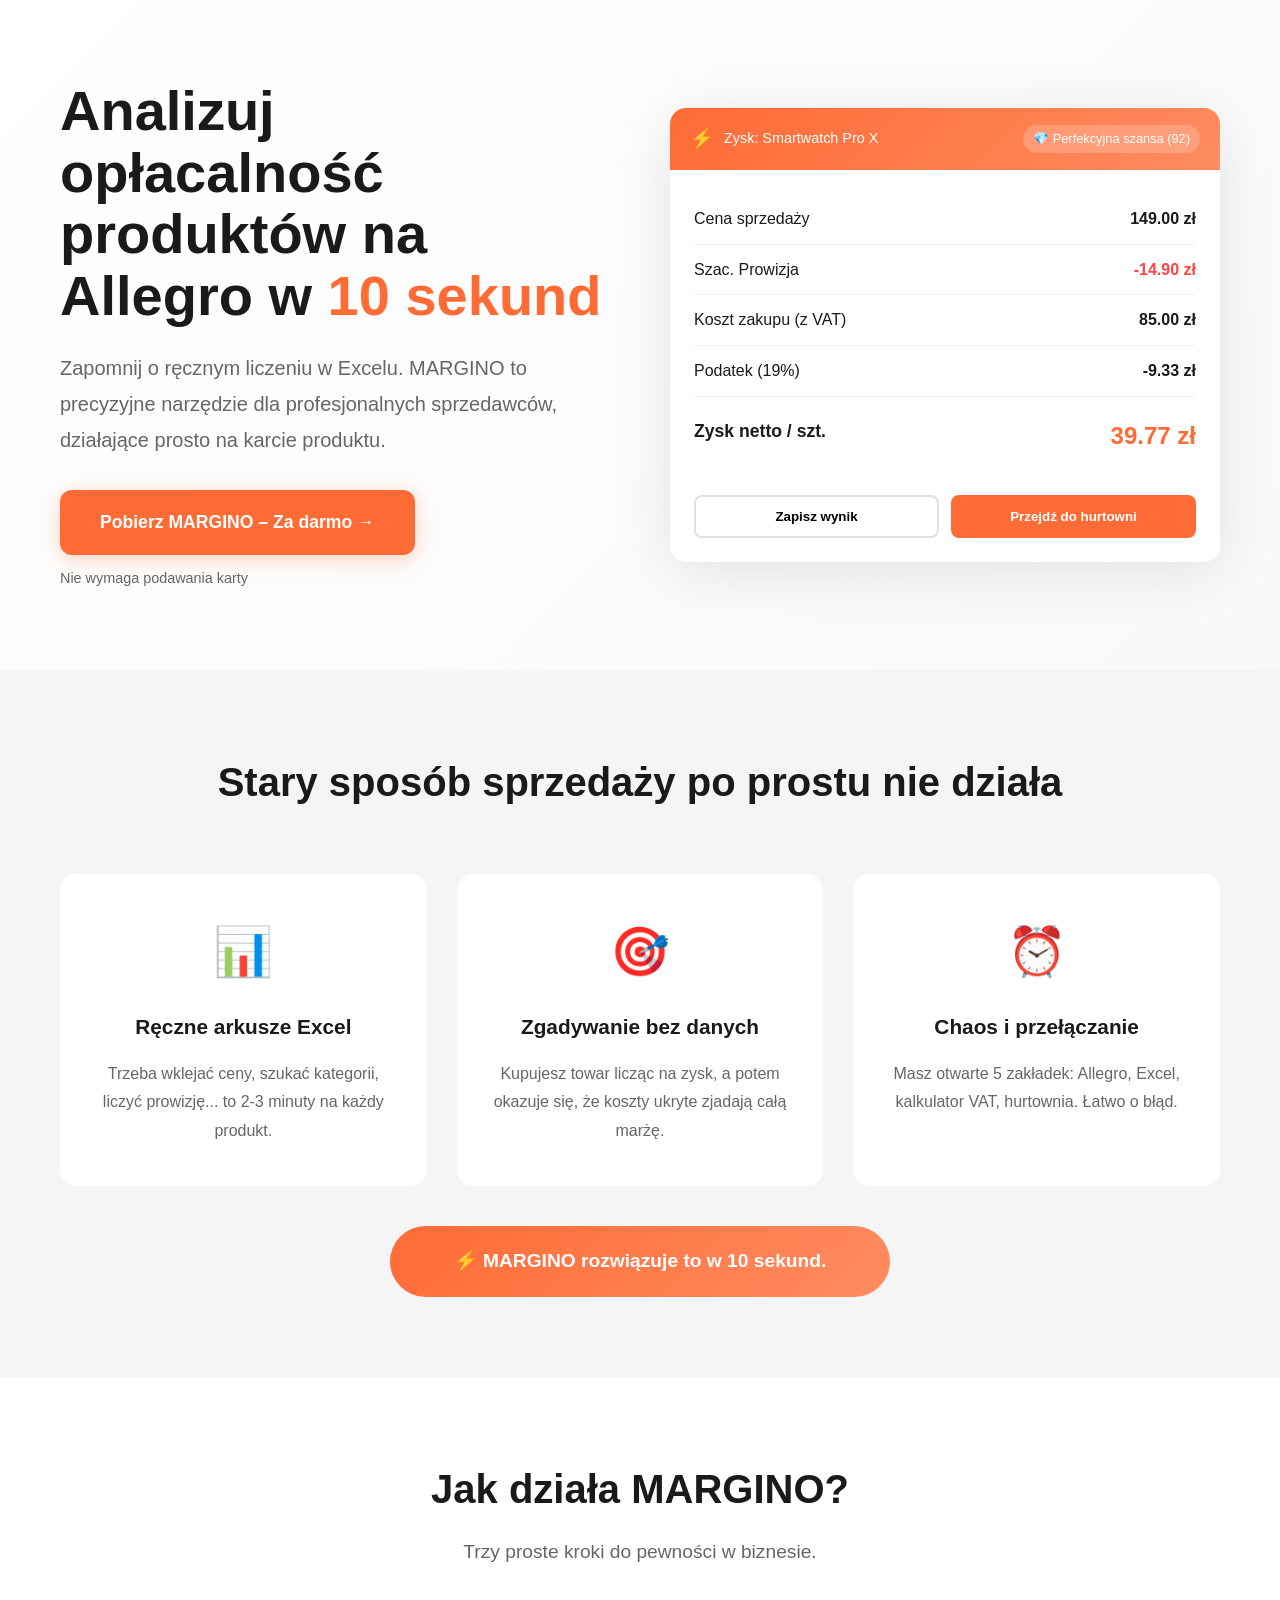
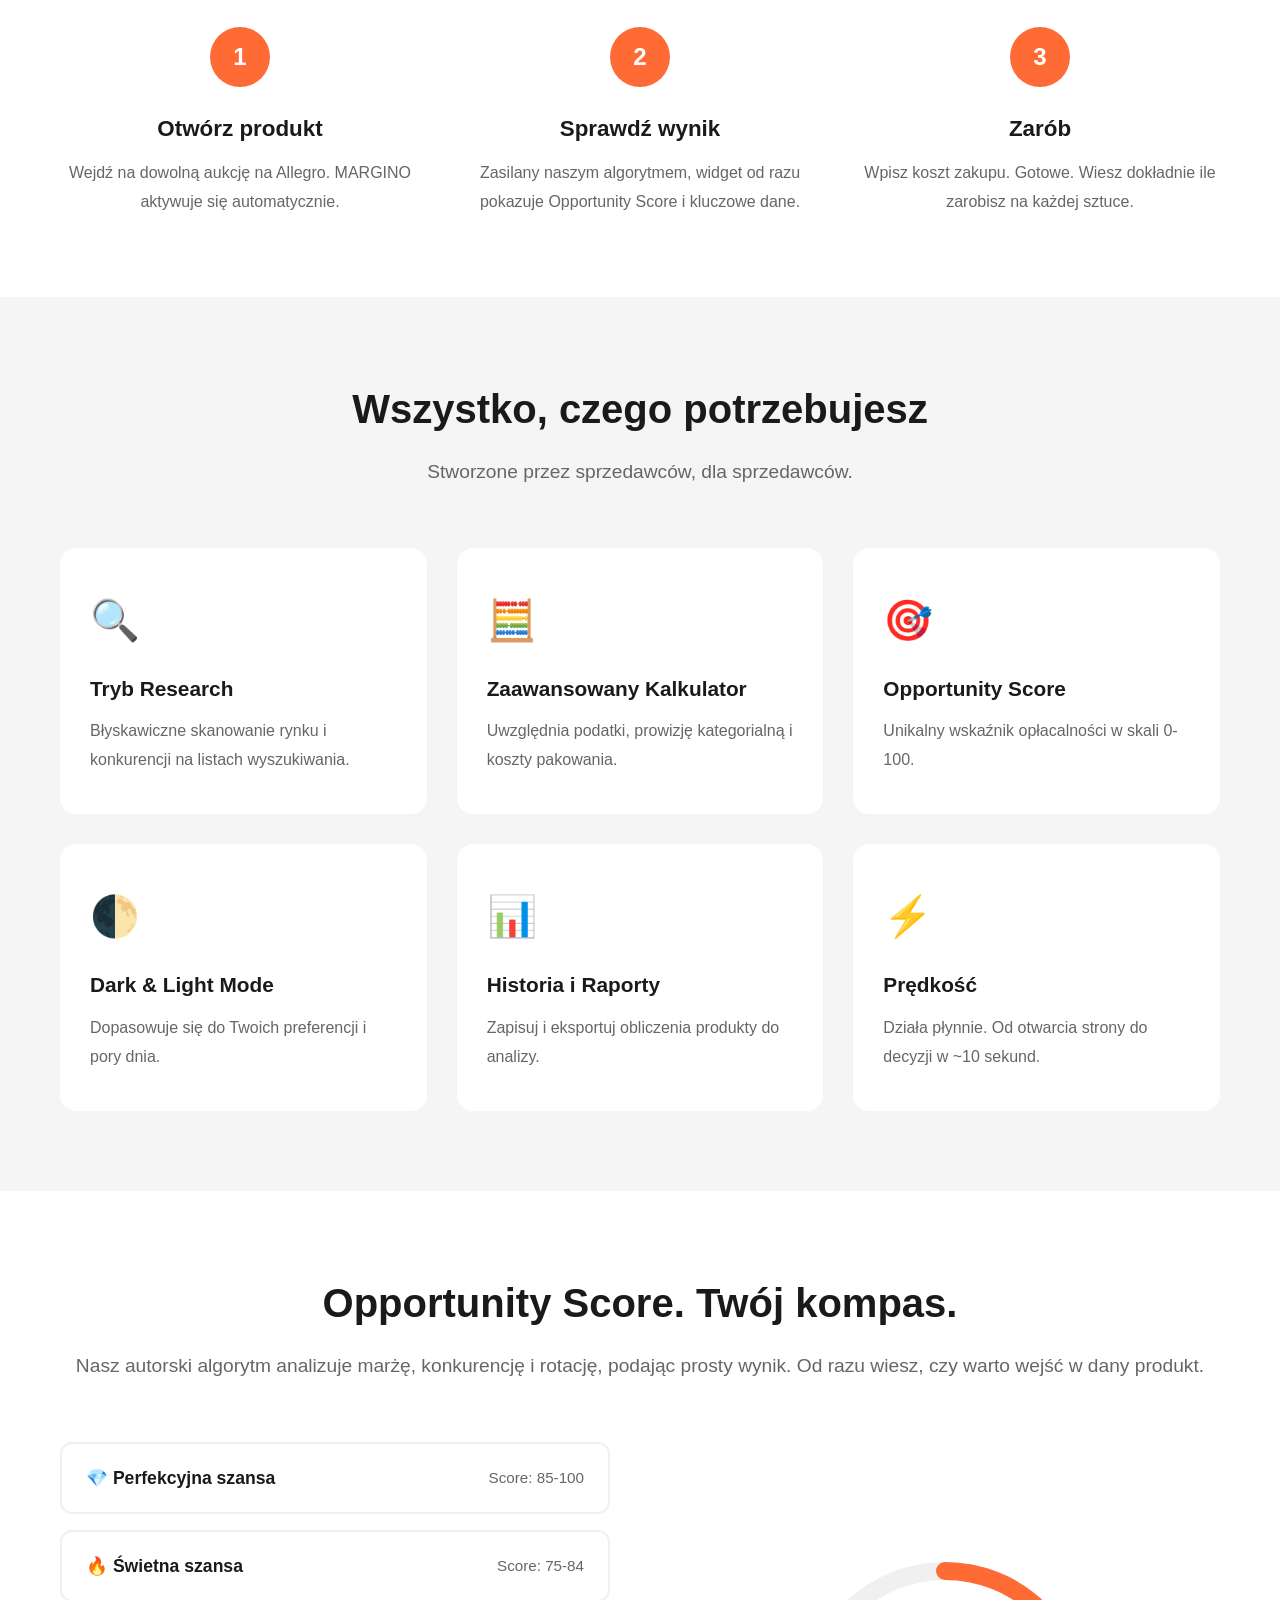
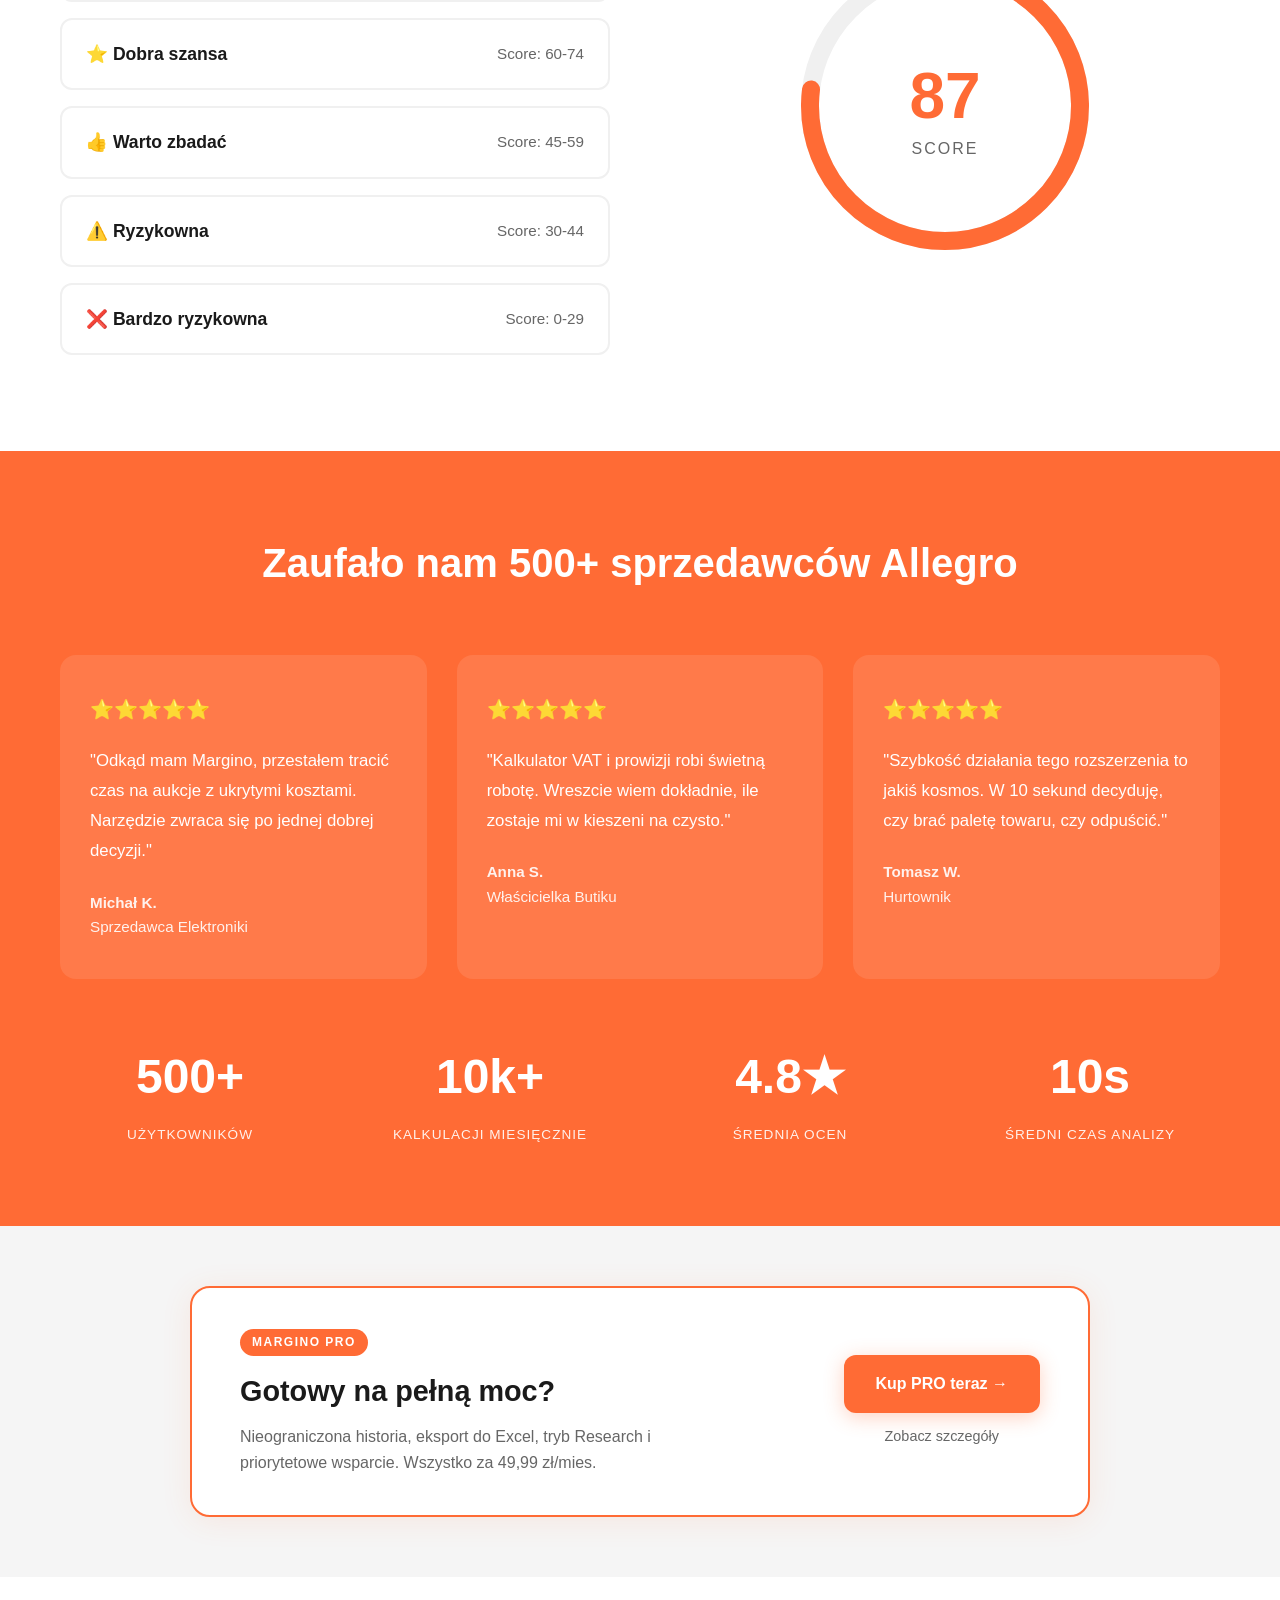
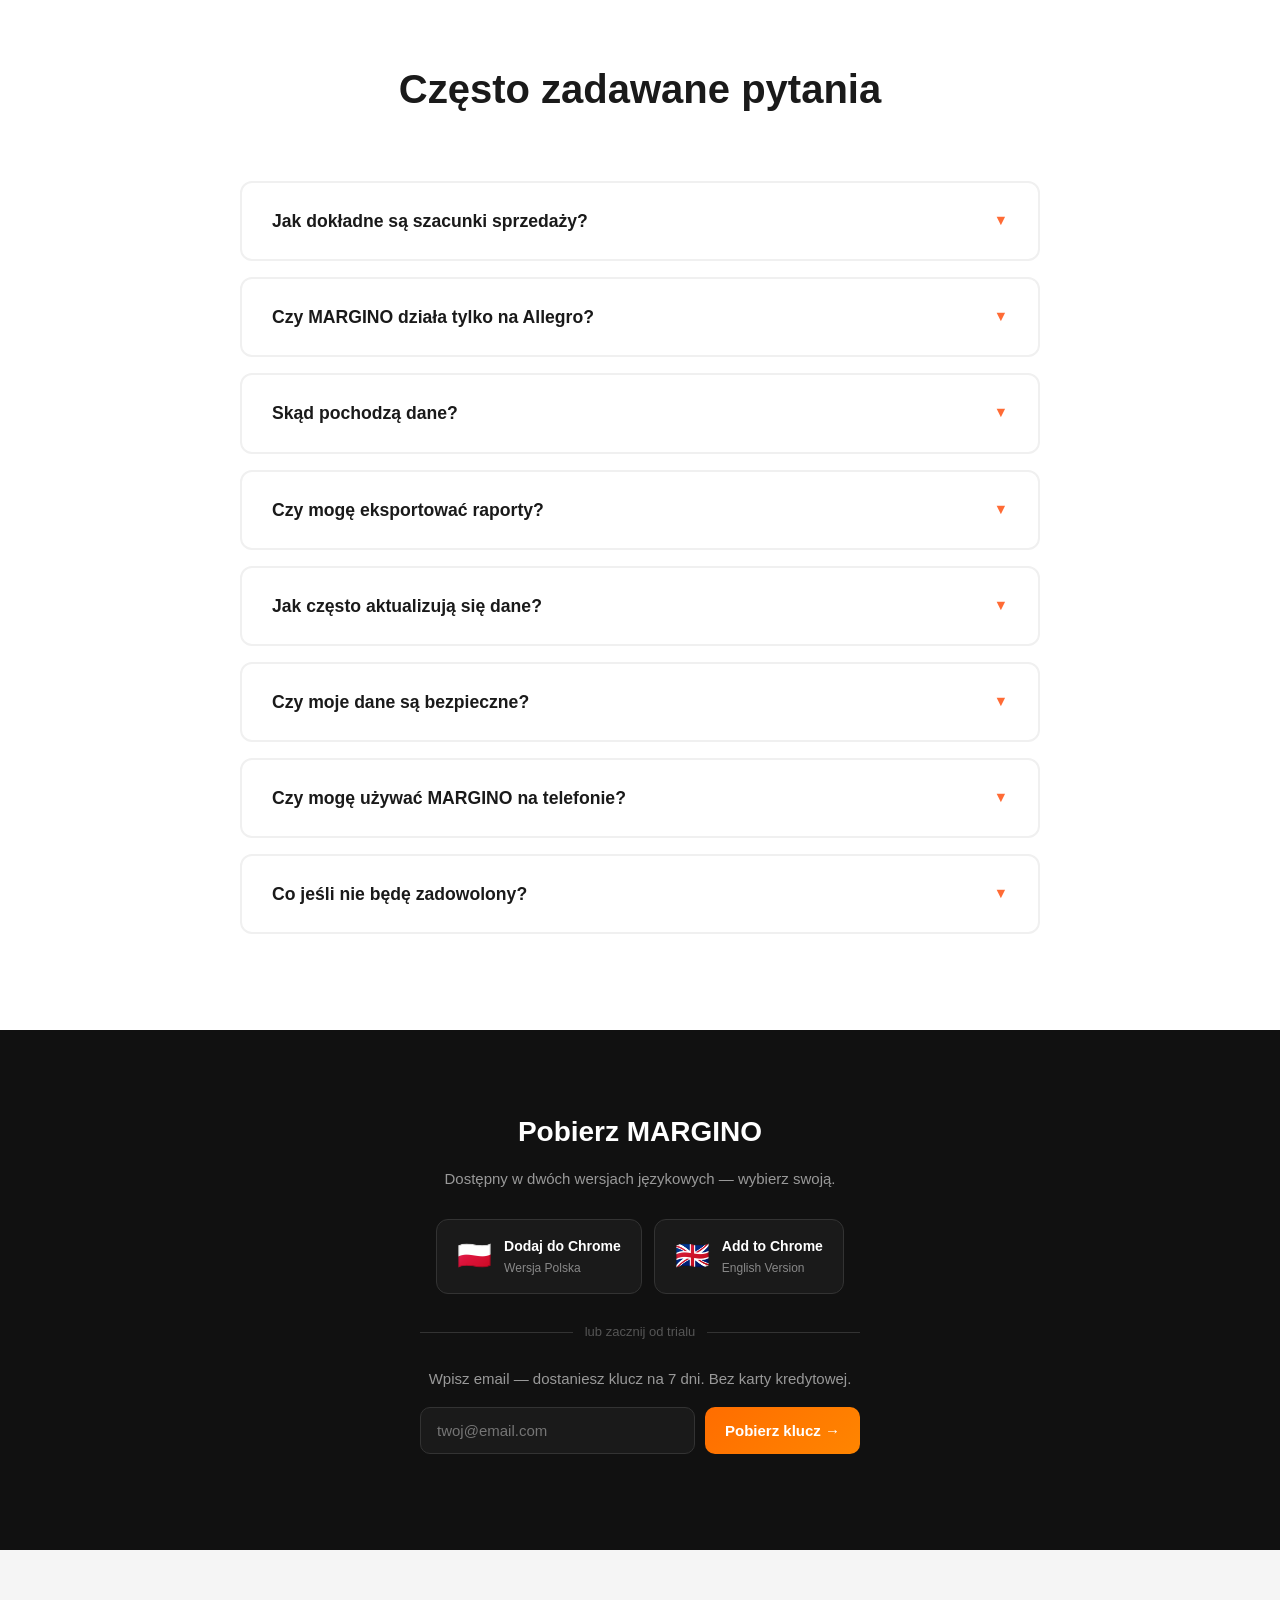
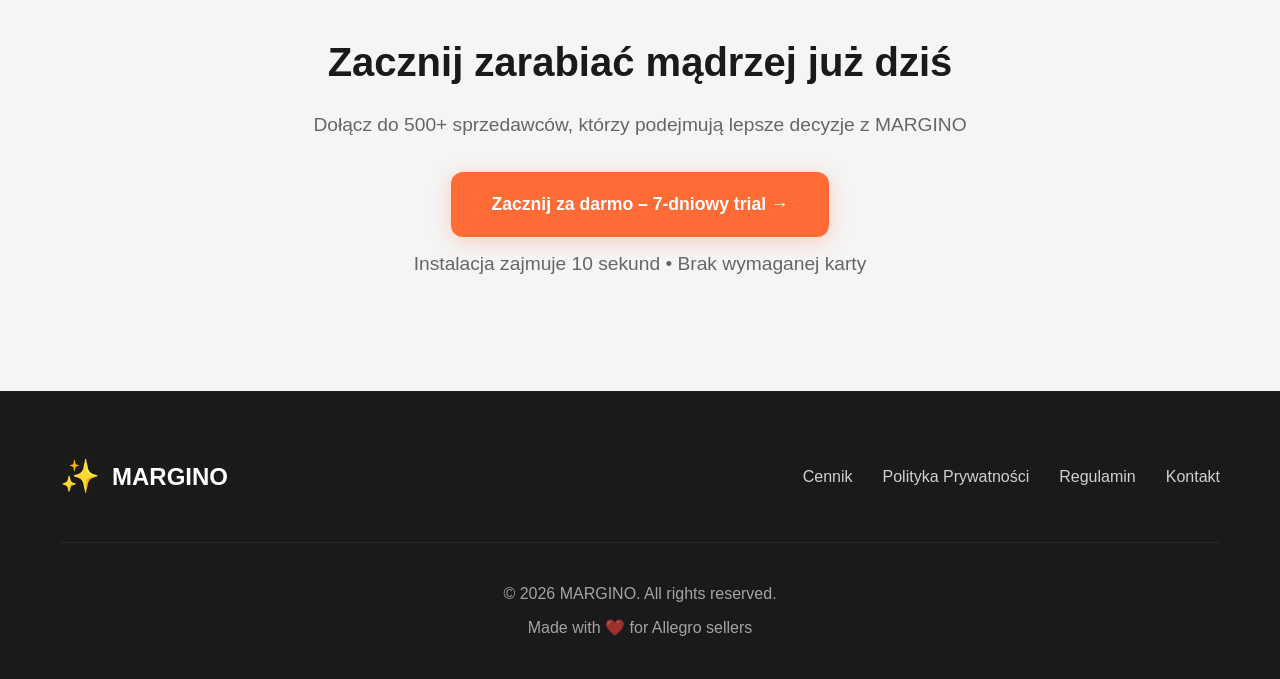
<file: index.html>
<!DOCTYPE html>
<html lang="pl">
<head>
    <meta charset="UTF-8">
    <meta name="viewport" content="width=device-width, initial-scale=1.0">
    <title>MARGINO - Unit Economics Calculator for Allegro</title>
    <link rel="stylesheet" href="style.css">
    <meta name="description" content="Analizuj opłacalność produktów na Allegro w 10 sekund. Kalkulator unit economics dla sprzedawców – prowizje, marże, zysk netto w jednym miejscu.">
    <meta name="robots" content="index, follow">

    <!-- Open Graph / Facebook / WhatsApp -->
    <meta property="og:type" content="website">
    <meta property="og:url" content="https://margino.work/">
    <meta property="og:title" content="MARGINO - Kalkulator Unit Economics dla Allegro">
    <meta property="og:description" content="Analizuj opłacalność produktów na Allegro w 10 sekund. Prowizje, marże, zysk netto – bez Excela.">
    <meta property="og:image" content="https://margino.work/favicon.png">
    <meta property="og:image:width" content="512">
    <meta property="og:image:height" content="512">
    <meta property="og:locale" content="pl_PL">
    <meta property="og:site_name" content="MARGINO">

    <!-- Twitter Card -->
    <meta name="twitter:card" content="summary">
    <meta name="twitter:url" content="https://margino.work/">
    <meta name="twitter:title" content="MARGINO - Kalkulator Unit Economics dla Allegro">
    <meta name="twitter:description" content="Analizuj opłacalność produktów na Allegro w 10 sekund.">
    <meta name="twitter:image" content="https://margino.work/favicon.png">

    <!-- Favicon -->
    <link rel="icon" type="image/png" href="favicon.png">
    <link rel="apple-touch-icon" href="favicon.png">

</head>
<body>
    <!-- HERO SECTION -->
    <section class="hero">
        <div class="container">
            <div class="hero-content">
                <div class="hero-left">
                    <h1>
                        Analizuj opłacalność produktów na Allegro w
                        <span class="highlight">10 sekund</span>
                    </h1>
                    <p class="hero-description">
                        Zapomnij o ręcznym liczeniu w Excelu. MARGINO to precyzyjne narzędzie dla profesjonalnych sprzedawców, działające prosto na karcie produktu.
                    </p>
                    <a href="#trial" class="cta-button">
                        Pobierz MARGINO – Za darmo →
                    </a>
                    <p class="cta-subtext">Nie wymaga podawania karty</p>
                </div>
                <div class="hero-right">
                    <div class="calculator-preview">
                        <div class="calc-header">
                            <span class="calc-icon">⚡</span>
                            <span>Zysk: Smartwatch Pro X</span>
                            <span class="calc-badge">💎 Perfekcyjna szansa (92)</span>
                        </div>
                        <div class="calc-body">
                            <div class="calc-row">
                                <span>Cena sprzedaży</span>
                                <span class="calc-value">149.00 zł</span>
                            </div>
                            <div class="calc-row">
                                <span>Szac. Prowizja</span>
                                <span class="calc-value negative">-14.90 zł</span>
                            </div>
                            <div class="calc-row">
                                <span>Koszt zakupu (z VAT)</span>
                                <span class="calc-value">85.00 zł</span>
                            </div>
                            <div class="calc-row">
                                <span>Podatek (19%)</span>
                                <span class="calc-value">-9.33 zł</span>
                            </div>
                            <div class="calc-total">
                                <span>Zysk netto / szt.</span>
                                <span class="calc-profit">39.77 zł</span>
                            </div>
                            <div class="calc-actions">
                                <button class="calc-btn-secondary">Zapisz wynik</button>
                                <button class="calc-btn-primary">Przejdź do hurtowni</button>
                            </div>
                        </div>
                    </div>
                </div>
            </div>
        </div>
    </section>

    <!-- OLD WAY SECTION -->
    <section class="old-way">
        <div class="container">
            <h2>Stary sposób sprzedaży po prostu nie działa</h2>
            <div class="pain-points">
                <div class="pain-card">
                    <div class="pain-icon">📊</div>
                    <h3>Ręczne arkusze Excel</h3>
                    <p>Trzeba wklejać ceny, szukać kategorii, liczyć prowizję... to 2-3 minuty na każdy produkt.</p>
                </div>
                <div class="pain-card">
                    <div class="pain-icon">🎯</div>
                    <h3>Zgadywanie bez danych</h3>
                    <p>Kupujesz towar licząc na zysk, a potem okazuje się, że koszty ukryte zjadają całą marżę.</p>
                </div>
                <div class="pain-card">
                    <div class="pain-icon">⏰</div>
                    <h3>Chaos i przełączanie</h3>
                    <p>Masz otwarte 5 zakładek: Allegro, Excel, kalkulator VAT, hurtownia. Łatwo o błąd.</p>
                </div>
            </div>
            <div class="solution-badge">
                ⚡ MARGINO rozwiązuje to w 10 sekund.
            </div>
        </div>
    </section>

    <!-- HOW IT WORKS -->
    <section class="how-it-works">
        <div class="container">
            <h2>Jak działa MARGINO?</h2>
            <p class="section-subtitle">Trzy proste kroki do pewności w biznesie.</p>
            <div class="steps">
                <div class="step">
                    <div class="step-number">1</div>
                    <h3>Otwórz produkt</h3>
                    <p>Wejdź na dowolną aukcję na Allegro. MARGINO aktywuje się automatycznie.</p>
                </div>
                <div class="step">
                    <div class="step-number">2</div>
                    <h3>Sprawdź wynik</h3>
                    <p>Zasilany naszym algorytmem, widget od razu pokazuje Opportunity Score i kluczowe dane.</p>
                </div>
                <div class="step">
                    <div class="step-number">3</div>
                    <h3>Zarób</h3>
                    <p>Wpisz koszt zakupu. Gotowe. Wiesz dokładnie ile zarobisz na każdej sztuce.</p>
                </div>
            </div>
        </div>
    </section>

    <!-- FEATURES -->
    <section class="features">
        <div class="container">
            <h2>Wszystko, czego potrzebujesz</h2>
            <p class="section-subtitle">Stworzone przez sprzedawców, dla sprzedawców.</p>
            <div class="features-grid">
                <div class="feature-card">
                    <div class="feature-icon">🔍</div>
                    <h3>Tryb Research</h3>
                    <p>Błyskawiczne skanowanie rynku i konkurencji na listach wyszukiwania.</p>
                </div>
                <div class="feature-card">
                    <div class="feature-icon">🧮</div>
                    <h3>Zaawansowany Kalkulator</h3>
                    <p>Uwzględnia podatki, prowizję kategorialną i koszty pakowania.</p>
                </div>
                <div class="feature-card">
                    <div class="feature-icon">🎯</div>
                    <h3>Opportunity Score</h3>
                    <p>Unikalny wskaźnik opłacalności w skali 0-100.</p>
                </div>
                <div class="feature-card">
                    <div class="feature-icon">🌓</div>
                    <h3>Dark & Light Mode</h3>
                    <p>Dopasowuje się do Twoich preferencji i pory dnia.</p>
                </div>
                <div class="feature-card">
                    <div class="feature-icon">📊</div>
                    <h3>Historia i Raporty</h3>
                    <p>Zapisuj i eksportuj obliczenia produkty do analizy.</p>
                </div>
                <div class="feature-card">
                    <div class="feature-icon">⚡</div>
                    <h3>Prędkość</h3>
                    <p>Działa płynnie. Od otwarcia strony do decyzji w ~10 sekund.</p>
                </div>
            </div>
        </div>
    </section>

    <!-- OPPORTUNITY SCORE -->
    <section class="opportunity-section">
        <div class="container">
            <h2>Opportunity Score. Twój kompas.</h2>
            <p class="section-subtitle">
                Nasz autorski algorytm analizuje marżę, konkurencję i rotację, podając prosty wynik. Od razu wiesz, czy warto wejść w dany produkt.
            </p>
            <div class="opportunity-content">
                <div class="opportunity-left">
                    <div class="score-card">
                        <div class="score-label">💎 Perfekcyjna szansa</div>
                        <div class="score-range">Score: 85-100</div>
                    </div>
                    <div class="score-card">
                        <div class="score-label">🔥 Świetna szansa</div>
                        <div class="score-range">Score: 75-84</div>
                    </div>
                    <div class="score-card">
                        <div class="score-label">⭐ Dobra szansa</div>
                        <div class="score-range">Score: 60-74</div>
                    </div>
                    <div class="score-card">
                        <div class="score-label">👍 Warto zbadać</div>
                        <div class="score-range">Score: 45-59</div>
                    </div>
                    <div class="score-card">
                        <div class="score-label">⚠️ Ryzykowna</div>
                        <div class="score-range">Score: 30-44</div>
                    </div>
                    <div class="score-card">
                        <div class="score-label">❌ Bardzo ryzykowna</div>
                        <div class="score-range">Score: 0-29</div>
                    </div>
                </div>
                <div class="opportunity-right">
                    <div class="score-circle">
                        <svg viewBox="0 0 200 200">
                            <circle cx="100" cy="100" r="90" fill="none" stroke="#f0f0f0" stroke-width="12"/>
                            <circle cx="100" cy="100" r="90" fill="none" stroke="#FF6B35" stroke-width="12"
                                    stroke-dasharray="565" stroke-dashoffset="130" stroke-linecap="round"
                                    transform="rotate(-90 100 100)"/>
                        </svg>
                        <div class="score-number">87</div>
                        <div class="score-text">SCORE</div>
                    </div>
                </div>
            </div>
        </div>
    </section>

    <!-- SOCIAL PROOF -->
    <section class="social-proof">
        <div class="container">
            <h2>Zaufało nam 500+ sprzedawców Allegro</h2>
            <div class="testimonials">
                <div class="testimonial">
                    <div class="stars">⭐⭐⭐⭐⭐</div>
                    <p>"Odkąd mam Margino, przestałem tracić czas na aukcje z ukrytymi kosztami. Narzędzie zwraca się po jednej dobrej decyzji."</p>
                    <div class="author">
                        <strong>Michał K.</strong><br>
                        Sprzedawca Elektroniki
                    </div>
                </div>
                <div class="testimonial">
                    <div class="stars">⭐⭐⭐⭐⭐</div>
                    <p>"Kalkulator VAT i prowizji robi świetną robotę. Wreszcie wiem dokładnie, ile zostaje mi w kieszeni na czysto."</p>
                    <div class="author">
                        <strong>Anna S.</strong><br>
                        Właścicielka Butiku
                    </div>
                </div>
                <div class="testimonial">
                    <div class="stars">⭐⭐⭐⭐⭐</div>
                    <p>"Szybkość działania tego rozszerzenia to jakiś kosmos. W 10 sekund decyduję, czy brać paletę towaru, czy odpuścić."</p>
                    <div class="author">
                        <strong>Tomasz W.</strong><br>
                        Hurtownik
                    </div>
                </div>
            </div>
            <div class="stats">
                <div class="stat">
                    <div class="stat-number">500+</div>
                    <div class="stat-label">UŻYTKOWNIKÓW</div>
                </div>
                <div class="stat">
                    <div class="stat-number">10k+</div>
                    <div class="stat-label">KALKULACJI MIESIĘCZNIE</div>
                </div>
                <div class="stat">
                    <div class="stat-number">4.8★</div>
                    <div class="stat-label">ŚREDNIA OCEN</div>
                </div>
                <div class="stat">
                    <div class="stat-number">10s</div>
                    <div class="stat-label">ŚREDNI CZAS ANALIZY</div>
                </div>
            </div>
        </div>
    </section>

    <!-- PRO CTA BANNER -->
    <section class="pro-cta-banner">
        <div class="container">
            <div class="pro-cta-inner">
                <div class="pro-cta-text">
                    <div class="pro-cta-label">MARGINO PRO</div>
                    <h2>Gotowy na pełną moc?</h2>
                    <p>Nieograniczona historia, eksport do Excel, tryb Research i priorytetowe wsparcie. Wszystko za 49,99 zł/mies.</p>
                </div>
                <div class="pro-cta-actions">
                    <a href="https://margino.lemonsqueezy.com/checkout/buy/9bf44c82-ffc5-4887-ba1c-dec40106971b" target="_blank" class="pro-cta-btn-primary">
                        Kup PRO teraz →
                    </a>
                    <a href="pricing.html" class="pro-cta-btn-secondary">
                        Zobacz szczegóły
                    </a>
                </div>
            </div>
        </div>
    </section>

    <style>
      .pro-cta-banner {
        padding: 60px 20px;
        background: var(--light-gray);
      }
      .pro-cta-inner {
        display: flex;
        align-items: center;
        justify-content: space-between;
        gap: 40px;
        background: white;
        border: 2px solid var(--primary);
        border-radius: 20px;
        padding: 40px 48px;
        max-width: 900px;
        margin: 0 auto;
        box-shadow: 0 4px 30px rgba(255,107,53,0.1);
      }
      .pro-cta-label {
        display: inline-block;
        background: var(--primary);
        color: white;
        font-size: 0.75rem;
        font-weight: 700;
        letter-spacing: 1.5px;
        padding: 4px 12px;
        border-radius: 20px;
        margin-bottom: 12px;
      }
      .pro-cta-text h2 {
        font-size: 1.8rem;
        margin-bottom: 10px;
        text-align: left;
      }
      .pro-cta-text p {
        color: var(--gray);
        line-height: 1.6;
        max-width: 420px;
      }
      .pro-cta-actions {
        display: flex;
        flex-direction: column;
        gap: 12px;
        flex-shrink: 0;
      }
      .pro-cta-btn-primary {
        display: inline-block;
        background: var(--primary);
        color: white;
        padding: 16px 32px;
        border-radius: 12px;
        font-weight: 700;
        font-size: 1rem;
        text-decoration: none;
        text-align: center;
        white-space: nowrap;
        box-shadow: 0 4px 20px rgba(255,107,53,0.3);
        transition: all 0.3s;
      }
      .pro-cta-btn-primary:hover {
        background: var(--primary-dark);
        transform: translateY(-2px);
      }
      .pro-cta-btn-secondary {
        display: inline-block;
        color: var(--gray);
        text-align: center;
        font-size: 0.9rem;
        text-decoration: none;
        transition: color 0.2s;
      }
      .pro-cta-btn-secondary:hover { color: var(--primary); }
      @media (max-width: 768px) {
        .pro-cta-inner {
          flex-direction: column;
          text-align: center;
          padding: 32px 24px;
        }
        .pro-cta-text h2 { text-align: center; }
        .pro-cta-text p { max-width: 100%; }
        .pro-cta-btn-primary { white-space: normal; }
      }
    </style>

    <!-- FAQ -->
    <section class="faq" id="faq">
        <div class="container">
            <h2>Często zadawane pytania</h2>
            <div class="faq-list">
                <div class="faq-item" onclick="toggleFaq(this)">
                    <div class="faq-question">Jak dokładne są szacunki sprzedaży? <span class="faq-arrow">▼</span></div>
                    <div class="faq-answer"><p>Nasze szacunki oparte są na publicznych danych Allegro i algorytmach estymacyjnych. Są to przybliżenia, nie gwarancje — dokładność wynosi ok. 70-85%. Traktuj je jako wskazówkę, nie pewnik.</p></div>
                </div>
                <div class="faq-item" onclick="toggleFaq(this)">
                    <div class="faq-question">Czy MARGINO działa tylko na Allegro? <span class="faq-arrow">▼</span></div>
                    <div class="faq-answer"><p>Tak, obecnie MARGINO jest zoptymalizowane wyłącznie pod platformę Allegro. Plany na integrację z innymi platformami są w toku.</p></div>
                </div>
                <div class="faq-item" onclick="toggleFaq(this)">
                    <div class="faq-question">Skąd pochodzą dane? <span class="faq-arrow">▼</span></div>
                    <div class="faq-answer"><p>Dane pobierane są bezpośrednio ze stron produktów Allegro (publiczne informacje) oraz z naszych własnych algorytmów analizujących trendy i prowizje kategorialne.</p></div>
                </div>
                <div class="faq-item" onclick="toggleFaq(this)">
                    <div class="faq-question">Czy mogę eksportować raporty? <span class="faq-arrow">▼</span></div>
                    <div class="faq-answer"><p>Eksport do CSV i Excel dostępny jest w wersji PRO. W wersji trial masz pełny dostęp przez 7 dni.</p></div>
                </div>
                <div class="faq-item" onclick="toggleFaq(this)">
                    <div class="faq-question">Jak często aktualizują się dane? <span class="faq-arrow">▼</span></div>
                    <div class="faq-answer"><p>Dane są pobierane w czasie rzeczywistym przy każdym otwarciu strony produktu — zawsze masz aktualne informacje z Allegro.</p></div>
                </div>
                <div class="faq-item" onclick="toggleFaq(this)">
                    <div class="faq-question">Czy moje dane są bezpieczne? <span class="faq-arrow">▼</span></div>
                    <div class="faq-answer"><p>MARGINO nie przechowuje danych Twojego konta Allegro ani historii przeglądania. Szczegóły znajdziesz w <a href="privacy-policy.html">Polityce Prywatności</a>.</p></div>
                </div>
                <div class="faq-item" onclick="toggleFaq(this)">
                    <div class="faq-question">Czy mogę używać MARGINO na telefonie? <span class="faq-arrow">▼</span></div>
                    <div class="faq-answer"><p>MARGINO to rozszerzenie do przeglądarki Chrome na komputerze. Na telefonie nie jest dostępne, ponieważ Chrome mobile nie obsługuje rozszerzeń.</p></div>
                </div>
                <div class="faq-item" onclick="toggleFaq(this)">
                    <div class="faq-question">Co jeśli nie będę zadowolony? <span class="faq-arrow">▼</span></div>
                    <div class="faq-answer"><p>Oferujemy 14-dniową gwarancję zwrotu pieniędzy dla nowych użytkowników PRO. Wystarczy napisać na <a href="mailto:call2margino@gmail.com">call2margino@gmail.com</a> — zwrócimy pełną kwotę bez pytań.</p></div>
                </div>
            </div>
        </div>
    </section>

    <!-- DOWNLOAD + TRIAL SECTION -->
    <section class="trial-section" id="trial">
      <div class="container">
        <div class="trial-box">

          <!-- CWS Download buttons -->
          <h2>Pobierz MARGINO</h2>
          <p class="trial-sub">Dostępny w dwóch wersjach językowych — wybierz swoją.</p>
          <div class="cws-buttons">
            <a href="https://chromewebstore.google.com/detail/margino-kalkulator-unit-e/cdjcccmcodccpoemkohonkpkbeaofabd" target="_blank" class="cws-btn">
              <span class="cws-flag">🇵🇱</span>
              <span class="cws-info">
                <span class="cws-label">Dodaj do Chrome</span>
                <span class="cws-lang">Wersja Polska</span>
              </span>
            </a>
            <a href="https://chromewebstore.google.com/detail/margino-unit-economics-ca/llklcfjlileilgkjafdkhibnmcnobpjh" target="_blank" class="cws-btn">
              <span class="cws-flag">🇬🇧</span>
              <span class="cws-info">
                <span class="cws-label">Add to Chrome</span>
                <span class="cws-lang">English Version</span>
              </span>
            </a>
          </div>

          <!-- Divider -->
          <div class="trial-divider">
            <span>lub zacznij od trialu</span>
          </div>

          <!-- Trial form -->
          <p class="trial-sub" style="margin-bottom:16px;">Wpisz email — dostaniesz klucz na 7 dni. Bez karty kredytowej.</p>
          <div class="trial-form" id="trial-form">
            <input
              type="email"
              id="trial-email"
              placeholder="twoj@email.com"
              autocomplete="email"
            />
            <button type="button" id="trial-btn" onclick="startTrial()">
              Pobierz klucz →
            </button>
          </div>
          <div id="trial-success" style="display:none;color:#30d158;font-size:15px;font-weight:600;margin-top:8px;">
            ✅ Sprawdź skrzynkę — klucz jest już w drodze!
          </div>
          <div id="trial-error" style="display:none;color:#ff453a;font-size:14px;margin-top:8px;"></div>

        </div>
      </div>
    </section>

    <style>
      .trial-section {
        padding: 80px 20px;
        background: #111;
      }
      .trial-box {
        max-width: 520px;
        margin: 0 auto;
        text-align: center;
      }
      .trial-box h2 {
        font-size: 28px;
        font-weight: 700;
        color: #fff;
        margin-bottom: 12px;
      }
      .trial-sub {
        color: #999;
        font-size: 15px;
        margin-bottom: 28px;
      }
      .trial-form {
        display: flex;
        gap: 10px;
        max-width: 440px;
        margin: 0 auto 16px;
      }
      .trial-form input {
        flex: 1;
        min-width: 0;
        padding: 14px 16px;
        border-radius: 10px;
        border: 1px solid #333;
        background: #1a1a1a;
        color: #fff;
        font-size: 15px;
        outline: none;
      }
      .trial-form input:focus { border-color: #ff6d00; }
      .trial-form button {
        padding: 14px 20px;
        background: linear-gradient(135deg, #ff6d00, #ff8500);
        color: #fff;
        border: none;
        border-radius: 10px;
        font-size: 15px;
        font-weight: 600;
        cursor: pointer;
        white-space: nowrap;
        flex-shrink: 0;
        transition: opacity .2s;
      }
      .trial-form button:disabled { opacity: .5; cursor: not-allowed; }

      @media (max-width: 500px) {
        .trial-form {
          flex-direction: column;
        }
        .trial-form button {
          width: 100%;
          padding: 16px;
        }
      }

      /* CWS buttons */
      .cws-buttons {
        display: flex;
        gap: 12px;
        justify-content: center;
        flex-wrap: wrap;
        margin-bottom: 28px;
      }
      .cws-btn {
        display: flex;
        align-items: center;
        gap: 12px;
        padding: 14px 20px;
        background: #1a1a1a;
        border: 1px solid #333;
        border-radius: 12px;
        text-decoration: none;
        transition: border-color .2s, background .2s;
        min-width: 190px;
      }
      .cws-btn:hover { border-color: #ff6d00; background: #222; }
      .cws-flag { font-size: 28px; }
      .cws-info { display: flex; flex-direction: column; text-align: left; }
      .cws-label { font-size: 14px; font-weight: 700; color: #fff; }
      .cws-lang { font-size: 12px; color: #888; margin-top: 2px; }

      /* Divider */
      .trial-divider {
        display: flex;
        align-items: center;
        gap: 12px;
        margin: 0 auto 24px;
        max-width: 440px;
      }
      .trial-divider::before,
      .trial-divider::after {
        content: '';
        flex: 1;
        height: 1px;
        background: #333;
      }
      .trial-divider span {
        color: #555;
        font-size: 13px;
        white-space: nowrap;
      }

      /* FAQ toggle */
      .faq-item {
        cursor: pointer;
      }
      .faq-question {
        display: flex;
        justify-content: space-between;
        align-items: flex-start;
        gap: 12px;
      }
      .faq-arrow {
        flex-shrink: 0;
        transition: transform 0.3s;
        color: var(--primary);
        font-size: 0.9rem;
        margin-top: 2px;
      }
      .faq-item.active .faq-arrow {
        transform: rotate(180deg);
      }
      .faq-answer {
        max-height: 0;
        overflow: hidden;
        transition: max-height 0.35s ease;
        padding: 0 30px;
      }
      .faq-item.active .faq-answer {
        max-height: 300px;
        padding: 0 30px 24px;
      }
    </style>

    <!-- FOOTER CTA -->
    <section class="footer-cta">
        <div class="container">
            <h2>Zacznij zarabiać mądrzej już dziś</h2>
            <p>Dołącz do 500+ sprzedawców, którzy podejmują lepsze decyzje z MARGINO</p>
            <a href="#trial" class="cta-button">Zacznij za darmo – 7-dniowy trial →</a>
            <p class="cta-subtext">Instalacja zajmuje 10 sekund • Brak wymaganej karty</p>
        </div>
    </section>

    <!-- FOOTER -->
    <footer class="footer">
        <div class="container">
            <div class="footer-content">
                <div class="footer-logo">
                    <span class="logo-icon">✨</span>
                    <span class="logo-text">MARGINO</span>
                </div>
                <div class="footer-links">
                    <a href="pricing.html">Cennik</a>
                    <a href="privacy-policy.html">Polityka Prywatności</a>
                    <a href="terms.html">Regulamin</a>
                    <a href="contact.html">Kontakt</a>
                </div>
            </div>
            <div class="footer-bottom">
                <p>© 2026 MARGINO. All rights reserved.</p>
                <p>Made with ❤️ for Allegro sellers</p>
            </div>
        </div>
    </footer>

    <script>
      // FAQ toggle
      function toggleFaq(item) {
        const isActive = item.classList.contains('active');
        // close all
        document.querySelectorAll('.faq-item').forEach(el => el.classList.remove('active'));
        // open clicked if it wasn't open
        if (!isActive) item.classList.add('active');
      }

      // Trial form
      async function startTrial() {
        const email = document.getElementById("trial-email").value.trim();
        const btn = document.getElementById("trial-btn");
        const errEl = document.getElementById("trial-error");
        const successEl = document.getElementById("trial-success");

        errEl.style.display = "none";
        errEl.textContent = "";

        if (!email || !email.includes("@")) {
          errEl.textContent = "Podaj poprawny adres email.";
          errEl.style.display = "block";
          return;
        }

        btn.disabled = true;
        btn.textContent = "Wysyłanie…";

        try {
          const res = await fetch("https://eyzhhgvjlnlsvwehxvkb.supabase.co/functions/v1/create-trial", {
            method: "POST",
            headers: { "Content-Type": "application/json" },
            body: JSON.stringify({ email }),
          });
          const data = await res.json();

          if (data.success) {
            document.getElementById("trial-form").style.display = "none";
            successEl.style.display = "block";
          } else {
            throw new Error(data.error || "Coś poszło nie tak");
          }
        } catch (e) {
          errEl.textContent = e.message || "Spróbuj ponownie za chwilę.";
          errEl.style.display = "block";
          btn.disabled = false;
          btn.textContent = "Pobierz klucz →";
        }
      }
    </script>
</body>
</html>
</file>
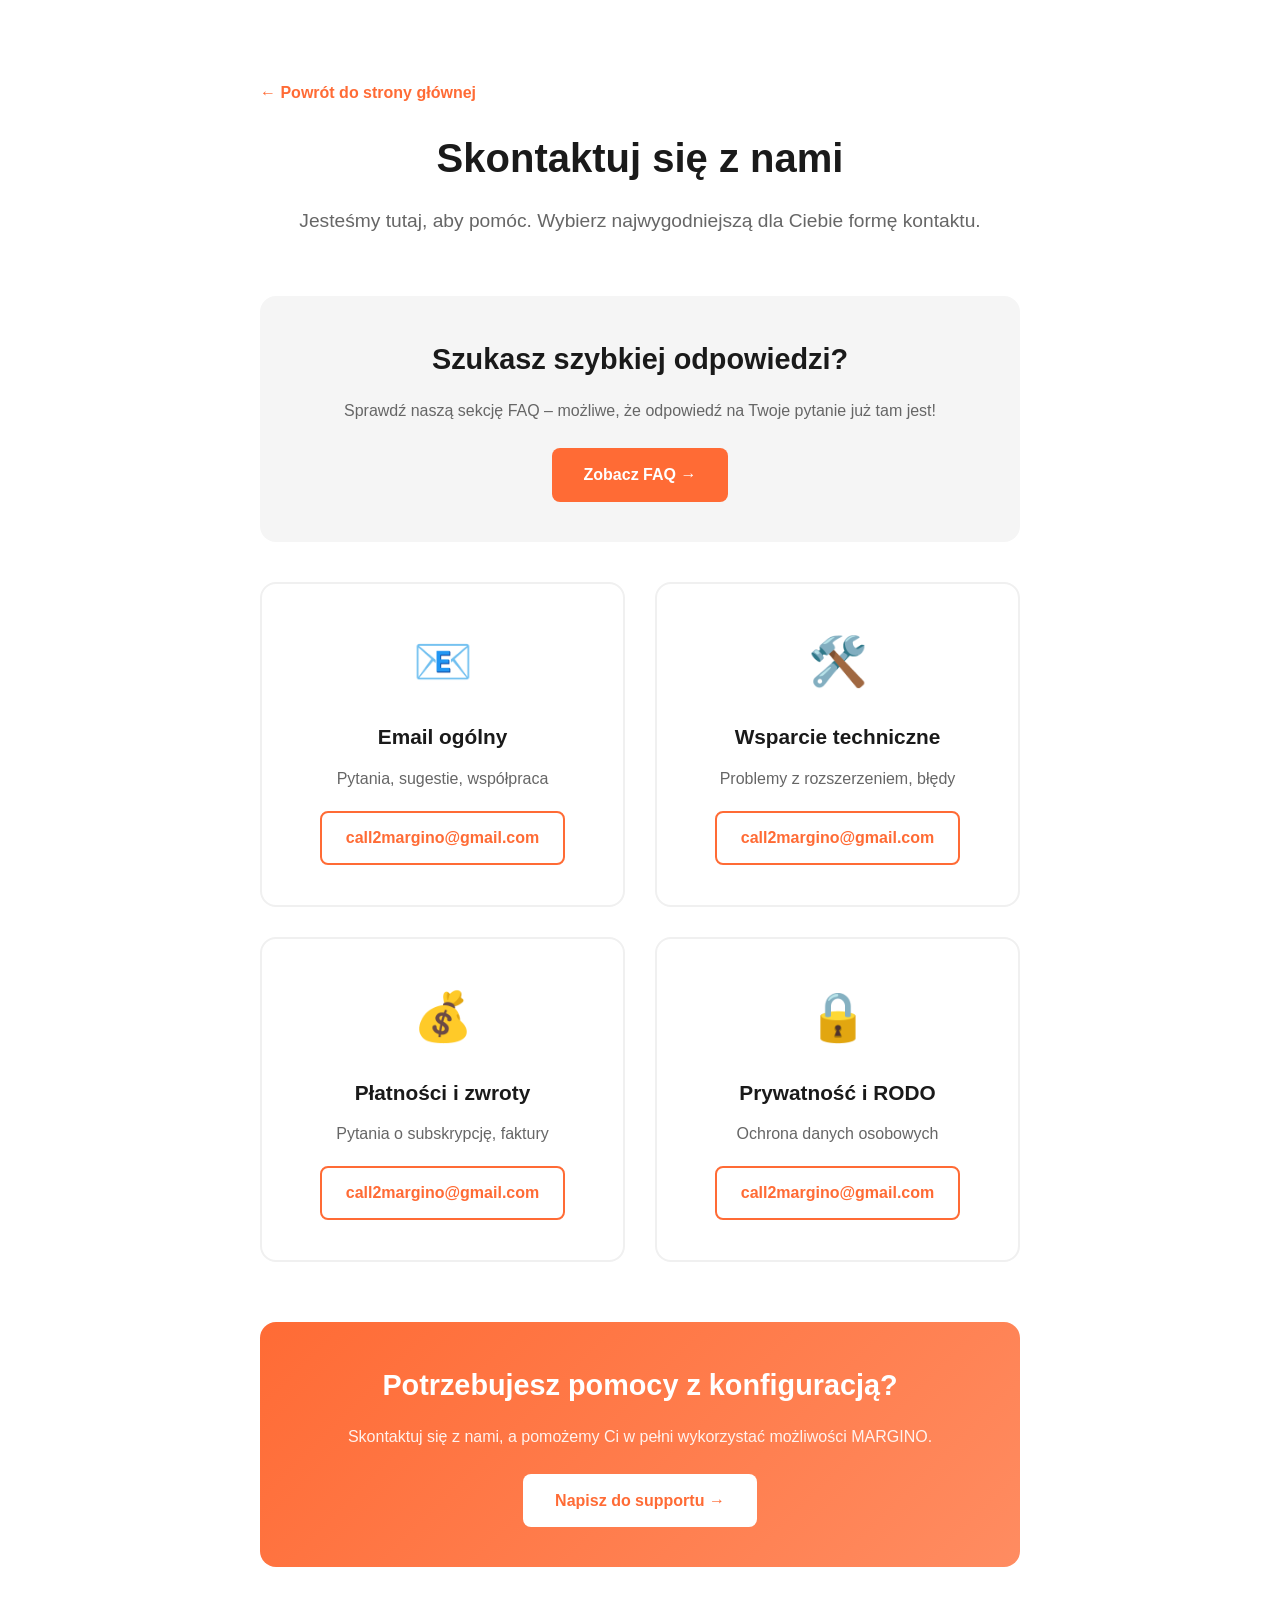
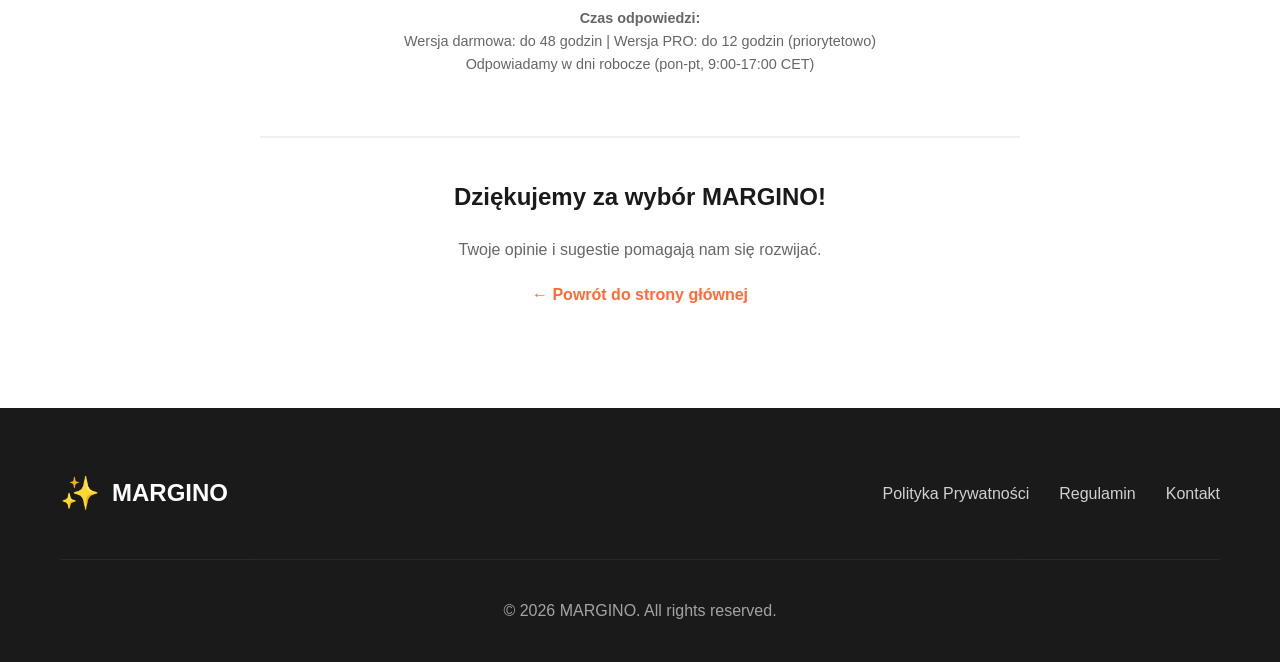
<file: contact.html>
<!DOCTYPE html>
<html lang="pl">
<head>
    <meta charset="UTF-8">
    <meta name="viewport" content="width=device-width, initial-scale=1.0">
    <title>Kontakt - MARGINO</title>
    <link rel="stylesheet" href="style.css">
    <style>
        .contact-page {
            max-width: 800px;
            margin: 0 auto;
            padding: 80px 20px;
        }
        .contact-page h1 {
            font-size: 2.5rem;
            margin-bottom: 16px;
            text-align: center;
        }
        .contact-page .subtitle {
            color: var(--gray);
            text-align: center;
            font-size: 1.2rem;
            margin-bottom: 60px;
        }
        .contact-methods {
            display: grid;
            grid-template-columns: repeat(2, 1fr);
            gap: 30px;
            margin-bottom: 60px;
        }
        .contact-card {
            background: white;
            padding: 40px 30px;
            border-radius: 16px;
            border: 2px solid #f0f0f0;
            text-align: center;
            transition: all 0.3s;
        }
        .contact-card:hover {
            border-color: var(--primary);
            transform: translateY(-5px);
        }
        .contact-icon {
            font-size: 3rem;
            margin-bottom: 20px;
        }
        .contact-card h3 {
            font-size: 1.3rem;
            margin-bottom: 12px;
        }
        .contact-card p {
            color: var(--gray);
            margin-bottom: 20px;
        }
        .contact-card a {
            display: inline-block;
            color: var(--primary);
            text-decoration: none;
            font-weight: 600;
            padding: 12px 24px;
            border: 2px solid var(--primary);
            border-radius: 8px;
            transition: all 0.3s;
        }
        .contact-card a:hover {
            background: var(--primary);
            color: white;
        }
        .faq-link {
            text-align: center;
            background: var(--light-gray);
            padding: 40px;
            border-radius: 16px;
            margin-bottom: 40px;
        }
        .faq-link h2 {
            font-size: 1.8rem;
            margin-bottom: 16px;
        }
        .faq-link p {
            color: var(--gray);
            margin-bottom: 24px;
        }
        .faq-link a {
            display: inline-block;
            background: var(--primary);
            color: white;
            padding: 14px 32px;
            border-radius: 8px;
            text-decoration: none;
            font-weight: 600;
            transition: all 0.3s;
        }
        .faq-link a:hover {
            background: var(--primary-dark);
        }
        .back-button {
            display: inline-block;
            margin-bottom: 20px;
            color: var(--primary);
            text-decoration: none;
            font-weight: 600;
        }
        .back-button:hover {
            text-decoration: underline;
        }
        .response-time {
            text-align: center;
            color: var(--gray);
            font-size: 0.9rem;
            margin-top: 40px;
        }
        @media (max-width: 768px) {
            .contact-methods {
                grid-template-columns: 1fr;
            }
        }
    </style>
</head>
<body>
    <div class="contact-page">
        <a href="index.html" class="back-button">← Powrót do strony głównej</a>
        
        <h1>Skontaktuj się z nami</h1>
        <p class="subtitle">Jesteśmy tutaj, aby pomóc. Wybierz najwygodniejszą dla Ciebie formę kontaktu.</p>

        <div class="faq-link">
            <h2>Szukasz szybkiej odpowiedzi?</h2>
            <p>Sprawdź naszą sekcję FAQ – możliwe, że odpowiedź na Twoje pytanie już tam jest!</p>
            <a href="index.html#faq">Zobacz FAQ →</a>
        </div>

        <div class="contact-methods">
            <div class="contact-card">
                <div class="contact-icon">📧</div>
                <h3>Email ogólny</h3>
                <p>Pytania, sugestie, współpraca</p>
                <a href="mailto:call2margino@gmail.com">call2margino@gmail.com</a>
            </div>

            <div class="contact-card">
                <div class="contact-icon">🛠️</div>
                <h3>Wsparcie techniczne</h3>
                <p>Problemy z rozszerzeniem, błędy</p>
                <a href="mailto:call2margino@gmail.com">call2margino@gmail.com</a>
            </div>

            <div class="contact-card">
                <div class="contact-icon">💰</div>
                <h3>Płatności i zwroty</h3>
                <p>Pytania o subskrypcję, faktury</p>
                <a href="mailto:call2margino@gmail.com">call2margino@gmail.com</a>
            </div>

            <div class="contact-card">
                <div class="contact-icon">🔒</div>
                <h3>Prywatność i RODO</h3>
                <p>Ochrona danych osobowych</p>
                <a href="mailto:call2margino@gmail.com">call2margino@gmail.com</a>
            </div>
        </div>

        <div class="faq-link" style="background: linear-gradient(135deg, var(--primary) 0%, var(--primary-light) 100%); color: white;">
            <h2 style="color: white;">Potrzebujesz pomocy z konfiguracją?</h2>
            <p style="color: rgba(255,255,255,0.9);">Skontaktuj się z nami, a pomożemy Ci w pełni wykorzystać możliwości MARGINO.</p>
            <a href="mailto:call2margino@gmail.com" style="background: white; color: var(--primary);">Napisz do supportu →</a>
        </div>

        <div class="response-time">
            <p><strong>Czas odpowiedzi:</strong></p>
            <p>Wersja darmowa: do 48 godzin | Wersja PRO: do 12 godzin (priorytetowo)</p>
            <p>Odpowiadamy w dni robocze (pon-pt, 9:00-17:00 CET)</p>
        </div>

        <div style="margin-top: 60px; padding-top: 40px; border-top: 2px solid #f0f0f0; text-align: center;">
            <h2 style="margin-bottom: 20px;">Dziękujemy za wybór MARGINO!</h2>
            <p style="color: var(--gray); margin-bottom: 20px;">Twoje opinie i sugestie pomagają nam się rozwijać.</p>
            <a href="index.html" class="back-button">← Powrót do strony głównej</a>
        </div>
    </div>

    <footer class="footer">
        <div class="container">
            <div class="footer-content">
                <div class="footer-logo">
                    <span class="logo-icon">✨</span>
                    <span class="logo-text">MARGINO</span>
                </div>
                <div class="footer-links">
                    <a href="privacy-policy.html">Polityka Prywatności</a>
                    <a href="terms.html">Regulamin</a>
                    <a href="contact.html">Kontakt</a>
                </div>
            </div>
            <div class="footer-bottom">
                <p>© 2026 MARGINO. All rights reserved.</p>
            </div>
        </div>
    </footer>
</body>
</html>
</file>
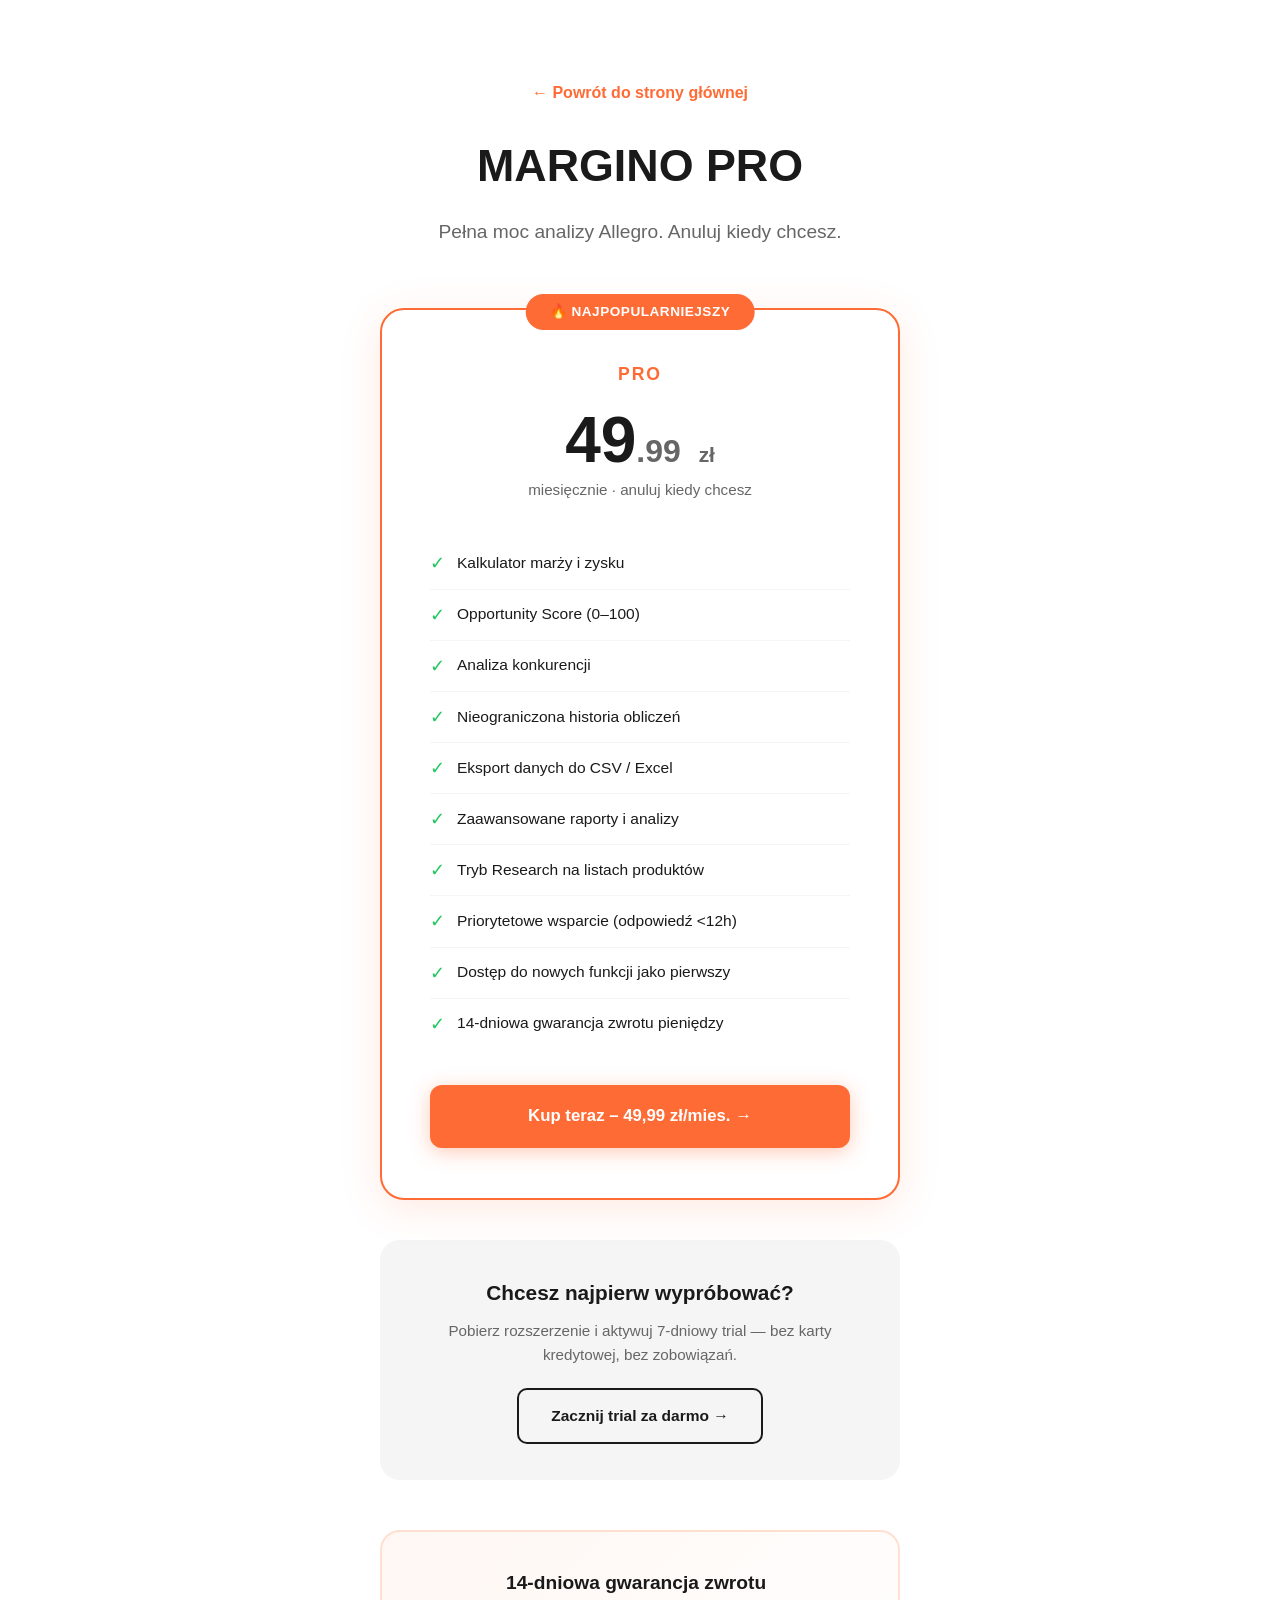
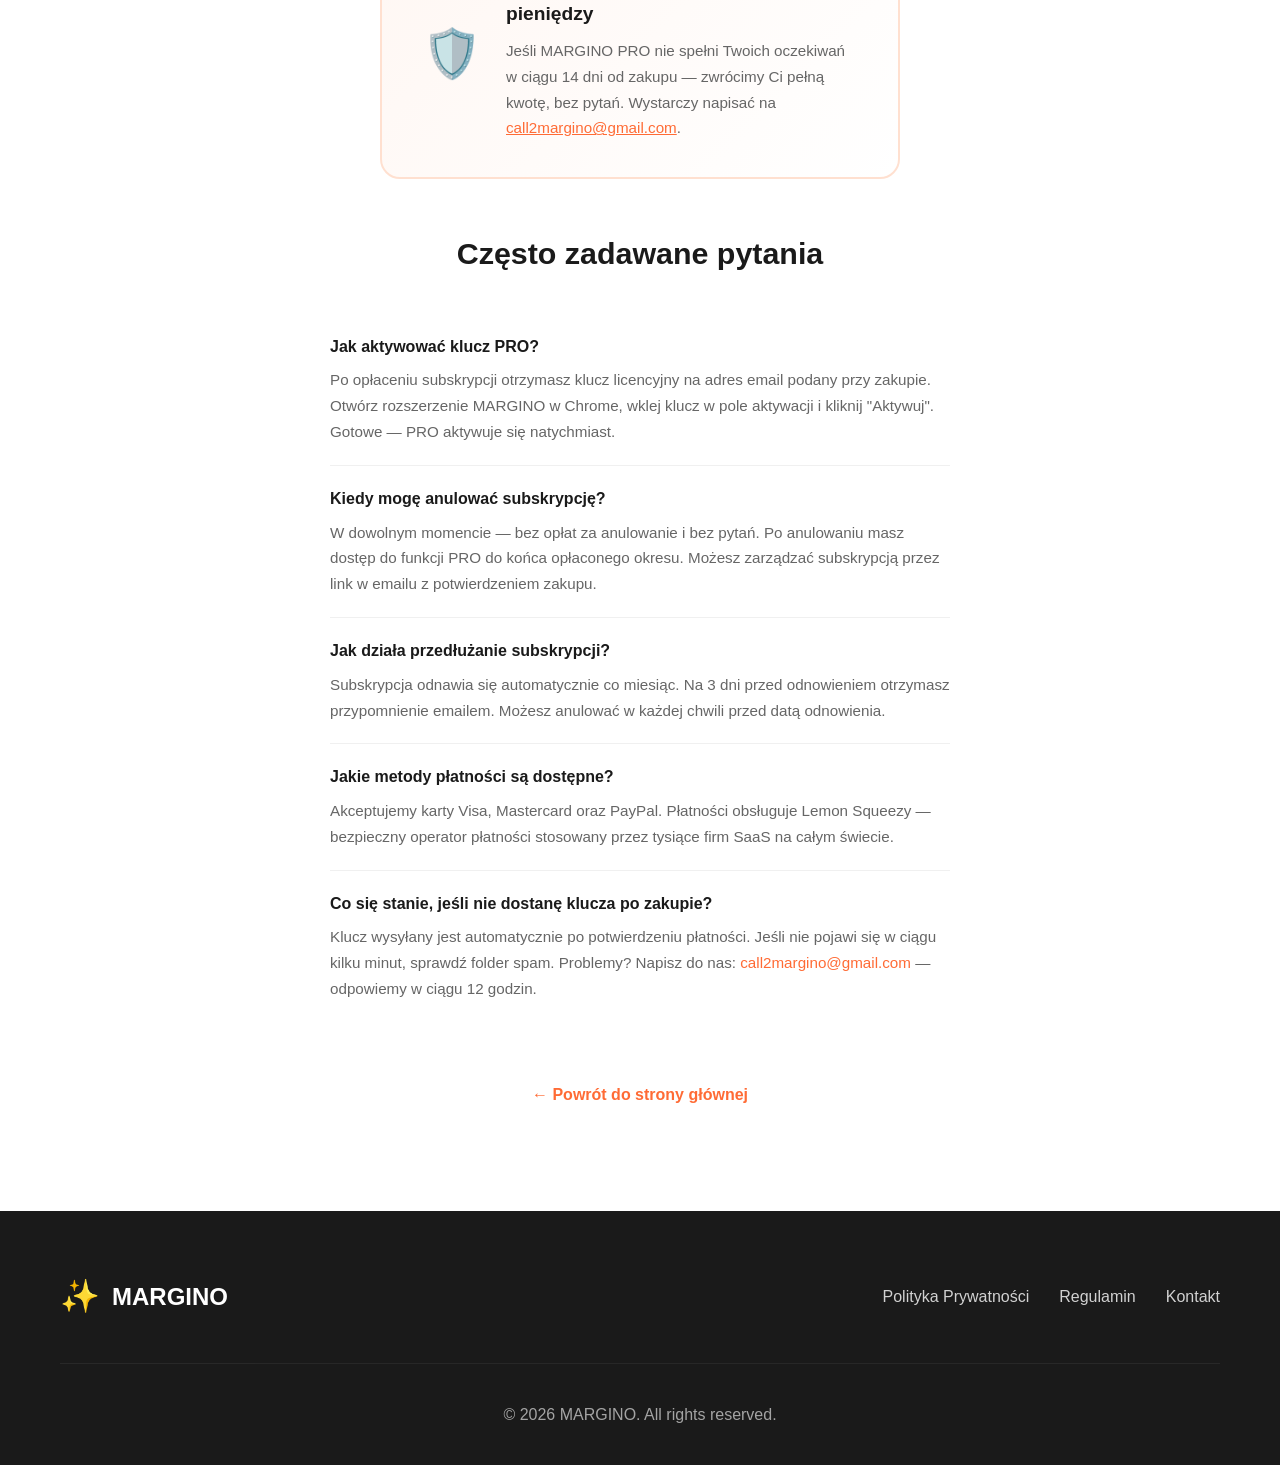
<file: pricing.html>
<!DOCTYPE html>
<html lang="pl">
<head>
    <meta charset="UTF-8">
    <meta name="viewport" content="width=device-width, initial-scale=1.0">
    <title>Cennik - MARGINO PRO</title>
    <link rel="stylesheet" href="style.css">
    <style>
        .pricing-page {
            max-width: 860px;
            margin: 0 auto;
            padding: 80px 20px;
            text-align: center;
        }
        .pricing-page h1 {
            font-size: 2.8rem;
            font-weight: 800;
            margin-bottom: 16px;
        }
        .pricing-page .subtitle {
            color: var(--gray);
            font-size: 1.2rem;
            margin-bottom: 60px;
        }

        /* PLAN CARD */
        .plan-card {
            background: white;
            border: 2px solid var(--primary);
            border-radius: 24px;
            padding: 50px 48px;
            max-width: 520px;
            margin: 0 auto 40px;
            box-shadow: 0 8px 40px rgba(255, 107, 53, 0.15);
            position: relative;
        }
        .plan-badge {
            position: absolute;
            top: -16px;
            left: 50%;
            transform: translateX(-50%);
            background: var(--primary);
            color: white;
            padding: 7px 24px;
            border-radius: 20px;
            font-size: 0.85rem;
            font-weight: 700;
            white-space: nowrap;
            letter-spacing: 0.5px;
        }
        .plan-name {
            font-size: 1.1rem;
            font-weight: 700;
            color: var(--primary);
            text-transform: uppercase;
            letter-spacing: 2px;
            margin-bottom: 20px;
        }
        .plan-price {
            font-size: 4rem;
            font-weight: 800;
            color: var(--dark);
            line-height: 1;
            margin-bottom: 6px;
        }
        .plan-price sup {
            font-size: 1.5rem;
            vertical-align: super;
            font-weight: 700;
        }
        .plan-price span {
            font-size: 1.3rem;
            font-weight: 600;
            color: var(--gray);
        }
        .plan-period {
            color: var(--gray);
            font-size: 0.95rem;
            margin-bottom: 36px;
        }
        .plan-features {
            list-style: none;
            margin: 0 0 36px;
            padding: 0;
            text-align: left;
        }
        .plan-features li {
            padding: 11px 0;
            border-bottom: 1px solid #f5f5f5;
            font-size: 0.97rem;
            color: var(--dark);
            display: flex;
            align-items: center;
            gap: 12px;
        }
        .plan-features li:last-child { border-bottom: none; }
        .plan-features li .check { color: #22c55e; font-size: 1.1rem; flex-shrink: 0; }
        .plan-btn {
            display: block;
            width: 100%;
            padding: 18px;
            border-radius: 12px;
            font-size: 1.05rem;
            font-weight: 700;
            text-align: center;
            text-decoration: none;
            background: var(--primary);
            color: white;
            box-shadow: 0 4px 20px rgba(255, 107, 53, 0.35);
            transition: all 0.3s;
        }
        .plan-btn:hover {
            background: var(--primary-dark);
            transform: translateY(-2px);
            box-shadow: 0 6px 28px rgba(255, 107, 53, 0.45);
        }

        /* TRIAL BOX */
        .trial-alt {
            background: var(--light-gray);
            border-radius: 20px;
            padding: 36px 40px;
            max-width: 520px;
            margin: 0 auto 50px;
            text-align: center;
        }
        .trial-alt h3 {
            font-size: 1.3rem;
            margin-bottom: 10px;
        }
        .trial-alt p {
            color: var(--gray);
            margin-bottom: 20px;
            font-size: 0.95rem;
            line-height: 1.6;
        }
        .trial-alt a {
            display: inline-block;
            padding: 14px 32px;
            border: 2px solid var(--dark);
            border-radius: 10px;
            font-weight: 700;
            color: var(--dark);
            text-decoration: none;
            transition: all 0.3s;
            font-size: 0.97rem;
        }
        .trial-alt a:hover {
            background: var(--dark);
            color: white;
        }

        /* GUARANTEE */
        .guarantee-box {
            background: linear-gradient(135deg, #fff7f3 0%, #fff 100%);
            border: 2px solid #ffe0d0;
            border-radius: 20px;
            padding: 36px 40px;
            max-width: 520px;
            margin: 0 auto 50px;
            display: flex;
            align-items: center;
            gap: 24px;
            text-align: left;
        }
        .guarantee-icon { font-size: 3rem; flex-shrink: 0; }
        .guarantee-box h3 { font-size: 1.2rem; margin-bottom: 8px; }
        .guarantee-box p { color: var(--gray); line-height: 1.7; margin: 0; font-size: 0.95rem; }

        /* FAQ */
        .pricing-faq {
            text-align: left;
            max-width: 620px;
            margin: 0 auto 60px;
        }
        .pricing-faq h2 {
            font-size: 1.9rem;
            text-align: center;
            margin-bottom: 36px;
        }
        .faq-item2 {
            border-bottom: 1px solid #f0f0f0;
            padding: 20px 0;
        }
        .faq-item2:last-child { border-bottom: none; }
        .faq-q { font-weight: 700; font-size: 1rem; margin-bottom: 8px; color: var(--dark); }
        .faq-a { color: var(--gray); line-height: 1.7; font-size: 0.95rem; }
        .faq-a a { color: var(--primary); text-decoration: none; }
        .faq-a a:hover { text-decoration: underline; }

        .back-button {
            display: inline-block;
            margin-bottom: 24px;
            color: var(--primary);
            text-decoration: none;
            font-weight: 600;
        }
        .back-button:hover { text-decoration: underline; }

        @media (max-width: 600px) {
            .plan-card, .trial-alt, .guarantee-box { padding: 36px 24px; }
            .guarantee-box { flex-direction: column; text-align: center; }
            .pricing-page h1 { font-size: 2rem; }
            .plan-price { font-size: 3rem; }
        }
    </style>
</head>
<body>
    <div class="pricing-page">
        <a href="index.html" class="back-button">← Powrót do strony głównej</a>

        <h1>MARGINO PRO</h1>
        <p class="subtitle">Pełna moc analizy Allegro. Anuluj kiedy chcesz.</p>

        <!-- PRO PLAN -->
        <div class="plan-card">
            <div class="plan-badge">🔥 NAJPOPULARNIEJSZY</div>
            <div class="plan-name">PRO</div>
            <div class="plan-price"><sup></sup>49<span style="font-size:2rem">.99</span> <span>zł</span></div>
            <div class="plan-period">miesięcznie · anuluj kiedy chcesz</div>
            <ul class="plan-features">
                <li><span class="check">✓</span> Kalkulator marży i zysku</li>
                <li><span class="check">✓</span> Opportunity Score (0–100)</li>
                <li><span class="check">✓</span> Analiza konkurencji</li>
                <li><span class="check">✓</span> Nieograniczona historia obliczeń</li>
                <li><span class="check">✓</span> Eksport danych do CSV / Excel</li>
                <li><span class="check">✓</span> Zaawansowane raporty i analizy</li>
                <li><span class="check">✓</span> Tryb Research na listach produktów</li>
                <li><span class="check">✓</span> Priorytetowe wsparcie (odpowiedź &lt;12h)</li>
                <li><span class="check">✓</span> Dostęp do nowych funkcji jako pierwszy</li>
                <li><span class="check">✓</span> 14-dniowa gwarancja zwrotu pieniędzy</li>
            </ul>
            <a href="https://margino.lemonsqueezy.com/checkout/buy/9bf44c82-ffc5-4887-ba1c-dec40106971b" target="_blank" class="plan-btn">
                Kup teraz – 49,99 zł/mies. →
            </a>
        </div>

        <!-- TRIAL -->
        <div class="trial-alt">
            <h3>Chcesz najpierw wypróbować?</h3>
            <p>Pobierz rozszerzenie i aktywuj 7-dniowy trial — bez karty kredytowej, bez zobowiązań.</p>
            <a href="index.html#trial">Zacznij trial za darmo →</a>
        </div>

        <!-- GUARANTEE -->
        <div class="guarantee-box">
            <div class="guarantee-icon">🛡️</div>
            <div>
                <h3>14-dniowa gwarancja zwrotu pieniędzy</h3>
                <p>Jeśli MARGINO PRO nie spełni Twoich oczekiwań w ciągu 14 dni od zakupu — zwrócimy Ci pełną kwotę, bez pytań. Wystarczy napisać na <a href="mailto:call2margino@gmail.com" style="color:var(--primary)">call2margino@gmail.com</a>.</p>
            </div>
        </div>

        <!-- FAQ -->
        <div class="pricing-faq">
            <h2>Często zadawane pytania</h2>

            <div class="faq-item2">
                <div class="faq-q">Jak aktywować klucz PRO?</div>
                <div class="faq-a">Po opłaceniu subskrypcji otrzymasz klucz licencyjny na adres email podany przy zakupie. Otwórz rozszerzenie MARGINO w Chrome, wklej klucz w pole aktywacji i kliknij "Aktywuj". Gotowe — PRO aktywuje się natychmiast.</div>
            </div>

            <div class="faq-item2">
                <div class="faq-q">Kiedy mogę anulować subskrypcję?</div>
                <div class="faq-a">W dowolnym momencie — bez opłat za anulowanie i bez pytań. Po anulowaniu masz dostęp do funkcji PRO do końca opłaconego okresu. Możesz zarządzać subskrypcją przez link w emailu z potwierdzeniem zakupu.</div>
            </div>

            <div class="faq-item2">
                <div class="faq-q">Jak działa przedłużanie subskrypcji?</div>
                <div class="faq-a">Subskrypcja odnawia się automatycznie co miesiąc. Na 3 dni przed odnowieniem otrzymasz przypomnienie emailem. Możesz anulować w każdej chwili przed datą odnowienia.</div>
            </div>

            <div class="faq-item2">
                <div class="faq-q">Jakie metody płatności są dostępne?</div>
                <div class="faq-a">Akceptujemy karty Visa, Mastercard oraz PayPal. Płatności obsługuje Lemon Squeezy — bezpieczny operator płatności stosowany przez tysiące firm SaaS na całym świecie.</div>
            </div>

            <div class="faq-item2">
                <div class="faq-q">Co się stanie, jeśli nie dostanę klucza po zakupie?</div>
                <div class="faq-a">Klucz wysyłany jest automatycznie po potwierdzeniu płatności. Jeśli nie pojawi się w ciągu kilku minut, sprawdź folder spam. Problemy? Napisz do nas: <a href="mailto:call2margino@gmail.com">call2margino@gmail.com</a> — odpowiemy w ciągu 12 godzin.</div>
            </div>
        </div>

        <a href="index.html" class="back-button">← Powrót do strony głównej</a>
    </div>

    <footer class="footer">
        <div class="container">
            <div class="footer-content">
                <div class="footer-logo">
                    <span class="logo-icon">✨</span>
                    <span class="logo-text">MARGINO</span>
                </div>
                <div class="footer-links">
                    <a href="privacy-policy.html">Polityka Prywatności</a>
                    <a href="terms.html">Regulamin</a>
                    <a href="contact.html">Kontakt</a>
                </div>
            </div>
            <div class="footer-bottom">
                <p>© 2026 MARGINO. All rights reserved.</p>
            </div>
        </div>
    </footer>
</body>
</html>
</file>
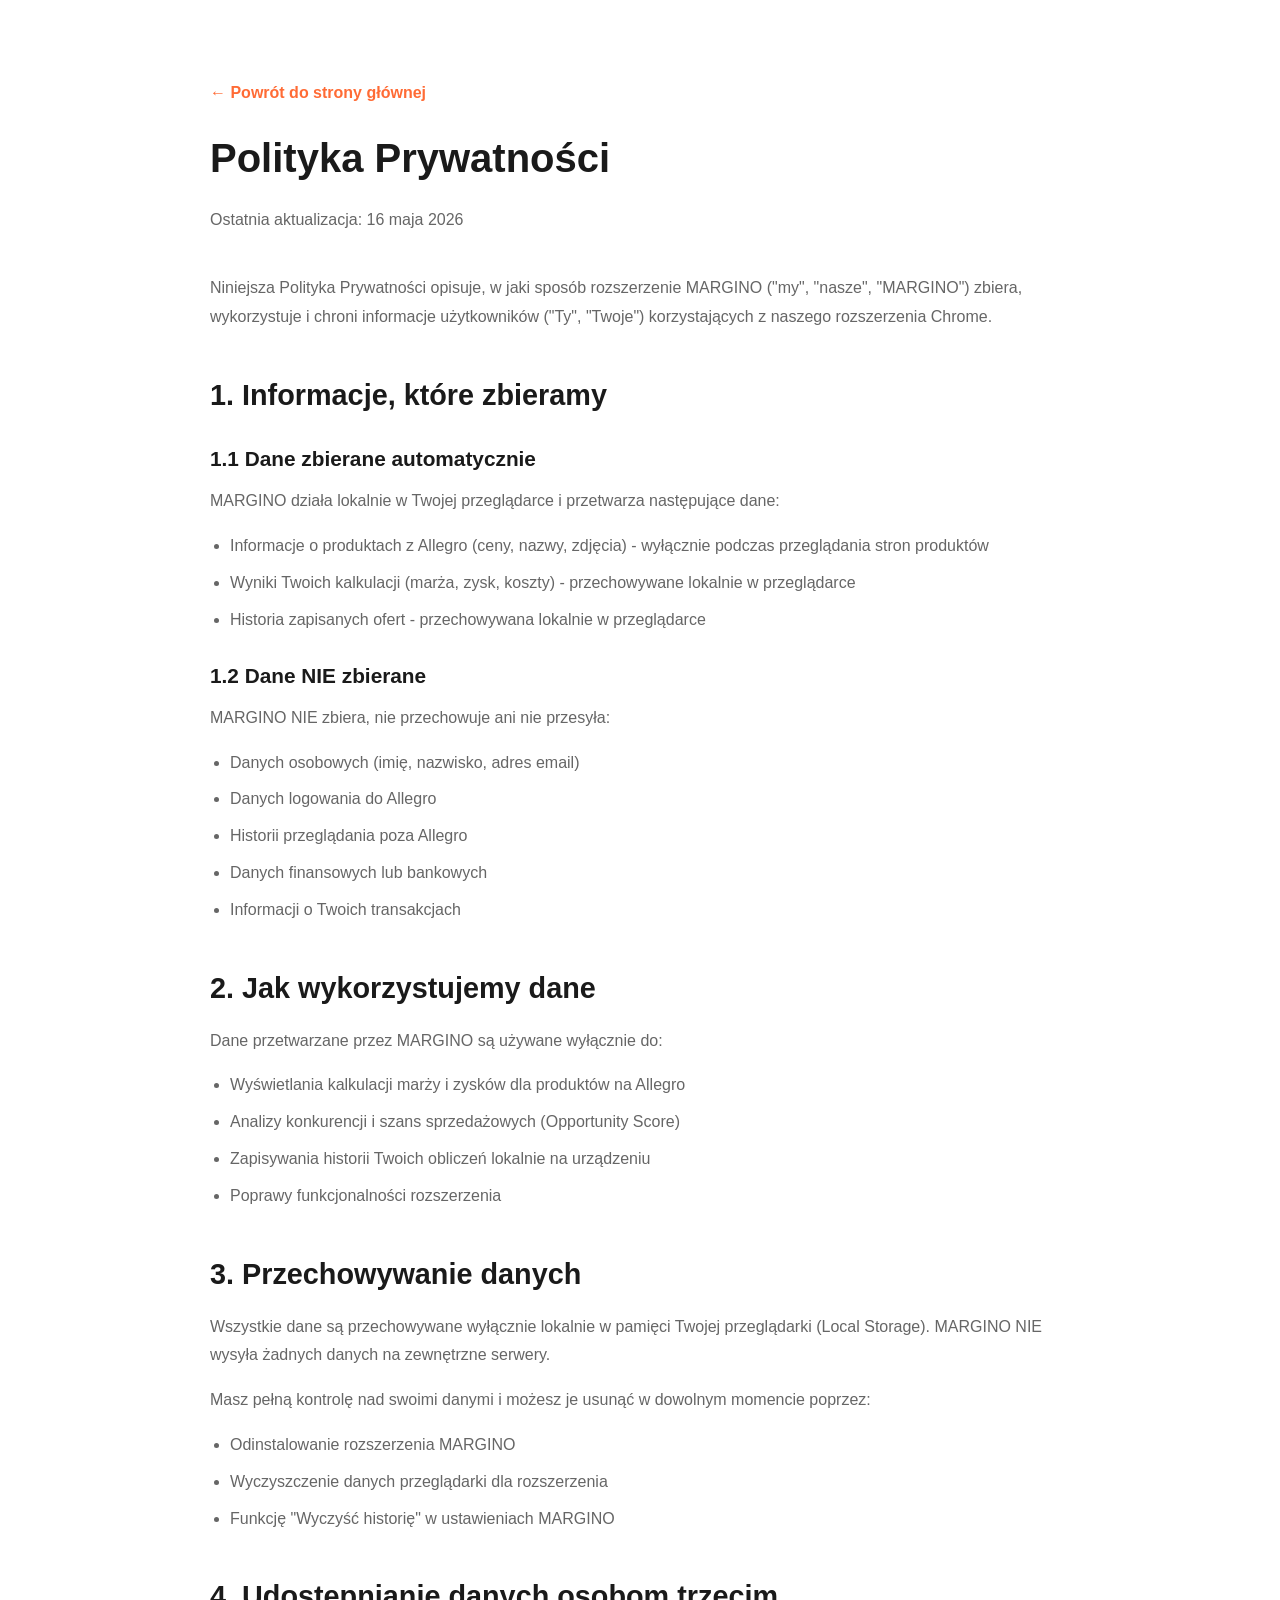
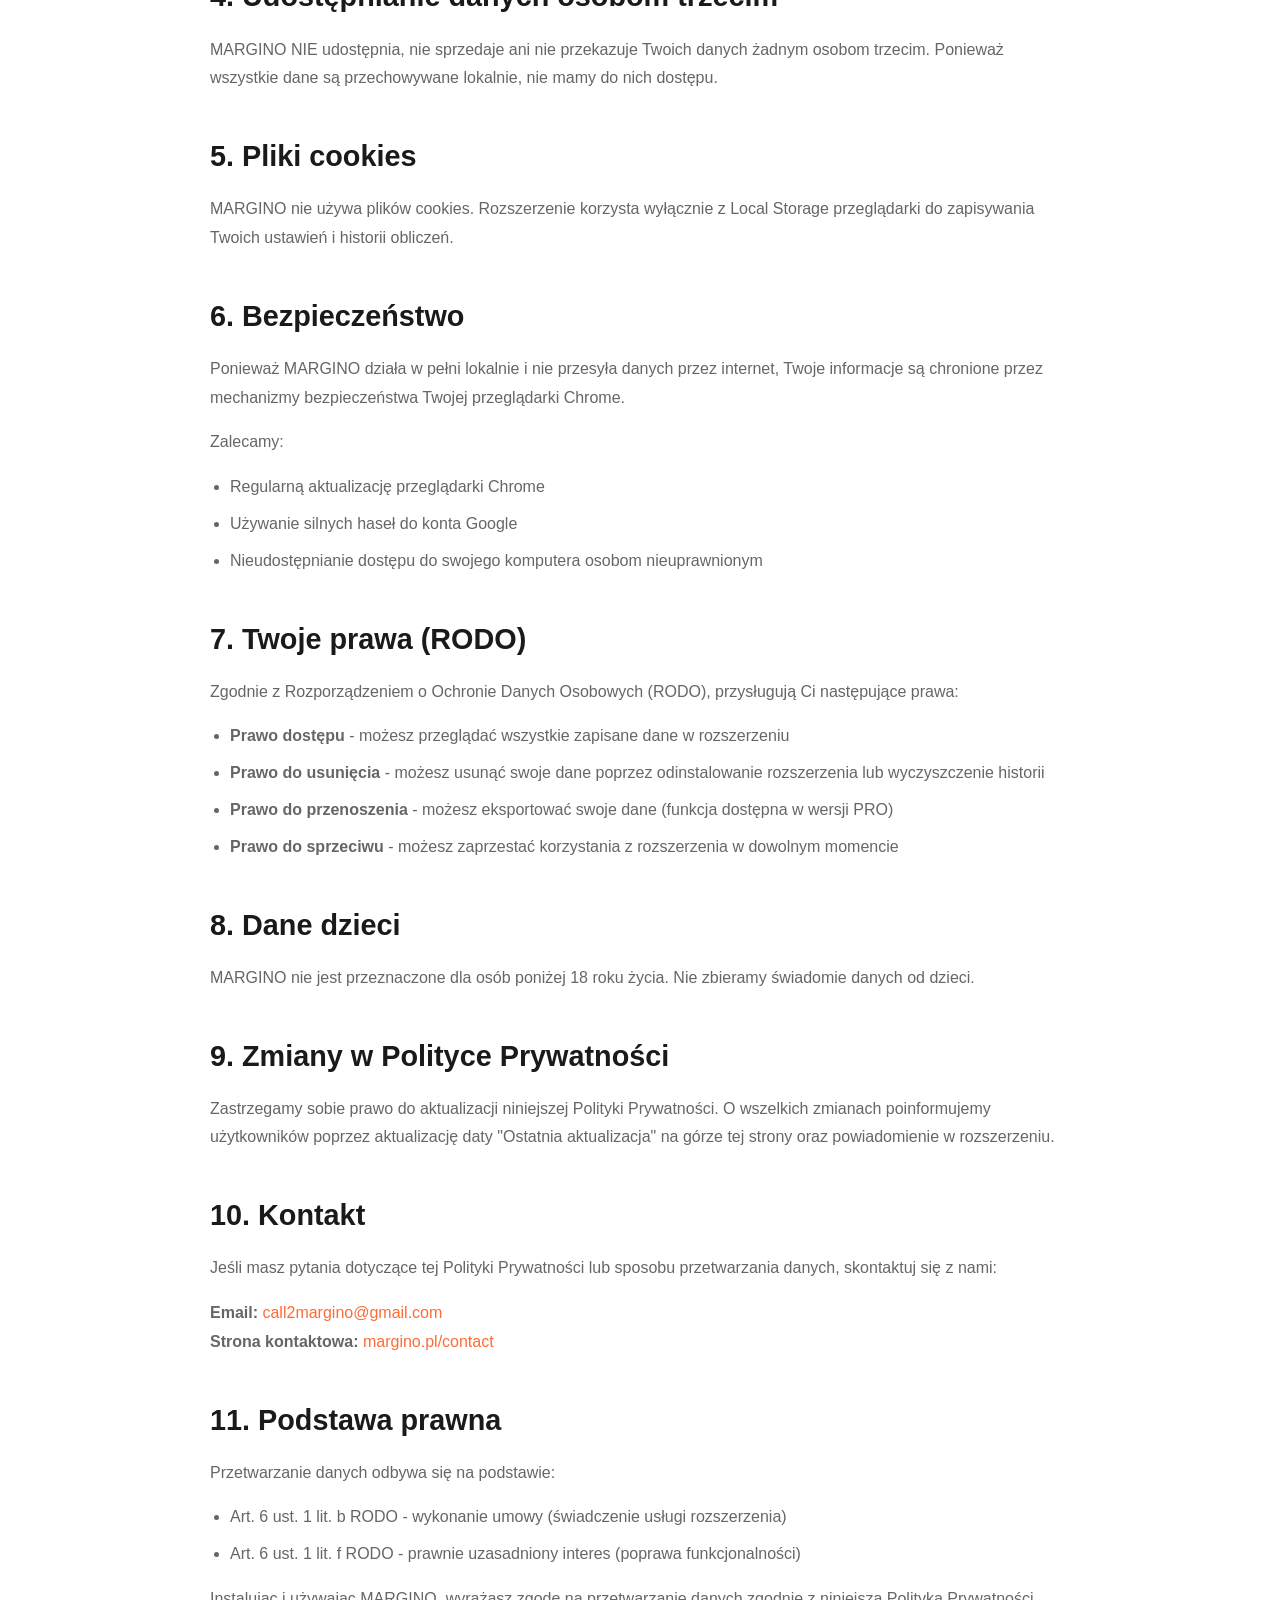
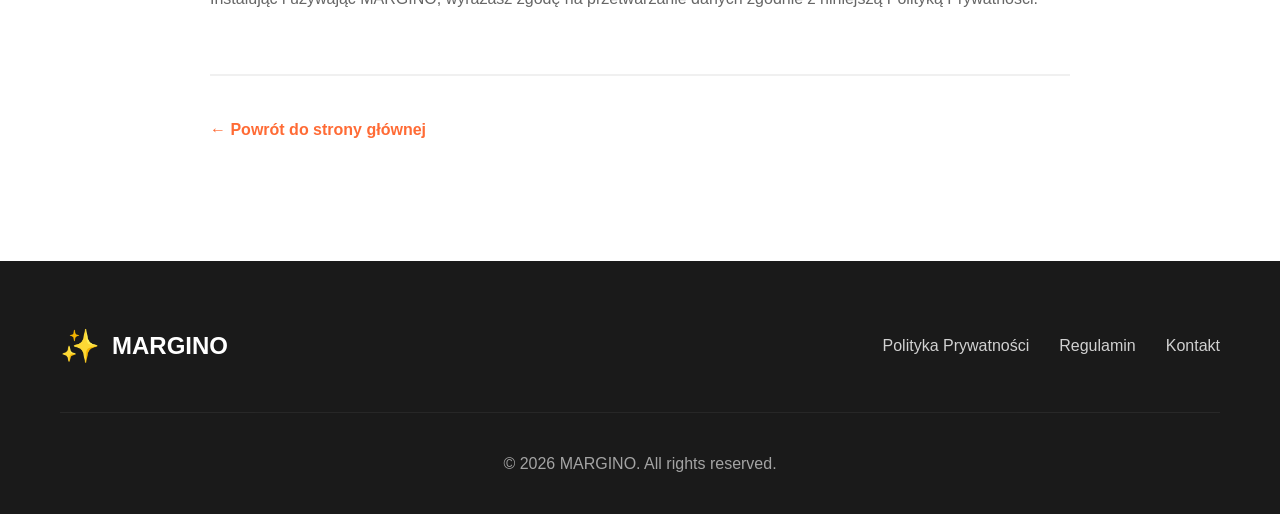
<file: privacy-policy.html>
<!DOCTYPE html>
<html lang="pl">
<head>
    <meta charset="UTF-8">
    <meta name="viewport" content="width=device-width, initial-scale=1.0">
    <title>Polityka Prywatności - MARGINO</title>
    <link rel="stylesheet" href="style.css">
    <style>
        .legal-page {
            max-width: 900px;
            margin: 0 auto;
            padding: 80px 20px;
        }
        .legal-page h1 {
            font-size: 2.5rem;
            margin-bottom: 16px;
        }
        .legal-page .last-updated {
            color: var(--gray);
            margin-bottom: 40px;
        }
        .legal-page h2 {
            font-size: 1.8rem;
            margin-top: 40px;
            margin-bottom: 16px;
            color: var(--dark);
        }
        .legal-page h3 {
            font-size: 1.3rem;
            margin-top: 24px;
            margin-bottom: 12px;
            color: var(--dark);
        }
        .legal-page p {
            line-height: 1.8;
            color: var(--gray);
            margin-bottom: 16px;
        }
        .legal-page ul {
            margin-left: 20px;
            margin-bottom: 16px;
        }
        .legal-page li {
            line-height: 1.8;
            color: var(--gray);
            margin-bottom: 8px;
        }
        .legal-page a {
            color: var(--primary);
            text-decoration: none;
        }
        .legal-page a:hover {
            text-decoration: underline;
        }
        .back-button {
            display: inline-block;
            margin-bottom: 20px;
            color: var(--primary);
            text-decoration: none;
            font-weight: 600;
        }
        .back-button:hover {
            text-decoration: underline;
        }
    </style>
</head>
<body>
    <div class="legal-page">
        <a href="index.html" class="back-button">← Powrót do strony głównej</a>
        
        <h1>Polityka Prywatności</h1>
        <p class="last-updated">Ostatnia aktualizacja: 16 maja 2026</p>

        <p>Niniejsza Polityka Prywatności opisuje, w jaki sposób rozszerzenie MARGINO ("my", "nasze", "MARGINO") zbiera, wykorzystuje i chroni informacje użytkowników ("Ty", "Twoje") korzystających z naszego rozszerzenia Chrome.</p>

        <h2>1. Informacje, które zbieramy</h2>
        
        <h3>1.1 Dane zbierane automatycznie</h3>
        <p>MARGINO działa lokalnie w Twojej przeglądarce i przetwarza następujące dane:</p>
        <ul>
            <li>Informacje o produktach z Allegro (ceny, nazwy, zdjęcia) - wyłącznie podczas przeglądania stron produktów</li>
            <li>Wyniki Twoich kalkulacji (marża, zysk, koszty) - przechowywane lokalnie w przeglądarce</li>
            <li>Historia zapisanych ofert - przechowywana lokalnie w przeglądarce</li>
        </ul>

        <h3>1.2 Dane NIE zbierane</h3>
        <p>MARGINO NIE zbiera, nie przechowuje ani nie przesyła:</p>
        <ul>
            <li>Danych osobowych (imię, nazwisko, adres email)</li>
            <li>Danych logowania do Allegro</li>
            <li>Historii przeglądania poza Allegro</li>
            <li>Danych finansowych lub bankowych</li>
            <li>Informacji o Twoich transakcjach</li>
        </ul>

        <h2>2. Jak wykorzystujemy dane</h2>
        
        <p>Dane przetwarzane przez MARGINO są używane wyłącznie do:</p>
        <ul>
            <li>Wyświetlania kalkulacji marży i zysków dla produktów na Allegro</li>
            <li>Analizy konkurencji i szans sprzedażowych (Opportunity Score)</li>
            <li>Zapisywania historii Twoich obliczeń lokalnie na urządzeniu</li>
            <li>Poprawy funkcjonalności rozszerzenia</li>
        </ul>

        <h2>3. Przechowywanie danych</h2>
        
        <p>Wszystkie dane są przechowywane wyłącznie lokalnie w pamięci Twojej przeglądarki (Local Storage). MARGINO NIE wysyła żadnych danych na zewnętrzne serwery.</p>

        <p>Masz pełną kontrolę nad swoimi danymi i możesz je usunąć w dowolnym momencie poprzez:</p>
        <ul>
            <li>Odinstalowanie rozszerzenia MARGINO</li>
            <li>Wyczyszczenie danych przeglądarki dla rozszerzenia</li>
            <li>Funkcję "Wyczyść historię" w ustawieniach MARGINO</li>
        </ul>

        <h2>4. Udostępnianie danych osobom trzecim</h2>
        
        <p>MARGINO NIE udostępnia, nie sprzedaje ani nie przekazuje Twoich danych żadnym osobom trzecim. Ponieważ wszystkie dane są przechowywane lokalnie, nie mamy do nich dostępu.</p>

        <h2>5. Pliki cookies</h2>
        
        <p>MARGINO nie używa plików cookies. Rozszerzenie korzysta wyłącznie z Local Storage przeglądarki do zapisywania Twoich ustawień i historii obliczeń.</p>

        <h2>6. Bezpieczeństwo</h2>
        
        <p>Ponieważ MARGINO działa w pełni lokalnie i nie przesyła danych przez internet, Twoje informacje są chronione przez mechanizmy bezpieczeństwa Twojej przeglądarki Chrome.</p>

        <p>Zalecamy:</p>
        <ul>
            <li>Regularną aktualizację przeglądarki Chrome</li>
            <li>Używanie silnych haseł do konta Google</li>
            <li>Nieudostępnianie dostępu do swojego komputera osobom nieuprawnionym</li>
        </ul>

        <h2>7. Twoje prawa (RODO)</h2>
        
        <p>Zgodnie z Rozporządzeniem o Ochronie Danych Osobowych (RODO), przysługują Ci następujące prawa:</p>
        <ul>
            <li><strong>Prawo dostępu</strong> - możesz przeglądać wszystkie zapisane dane w rozszerzeniu</li>
            <li><strong>Prawo do usunięcia</strong> - możesz usunąć swoje dane poprzez odinstalowanie rozszerzenia lub wyczyszczenie historii</li>
            <li><strong>Prawo do przenoszenia</strong> - możesz eksportować swoje dane (funkcja dostępna w wersji PRO)</li>
            <li><strong>Prawo do sprzeciwu</strong> - możesz zaprzestać korzystania z rozszerzenia w dowolnym momencie</li>
        </ul>

        <h2>8. Dane dzieci</h2>
        
        <p>MARGINO nie jest przeznaczone dla osób poniżej 18 roku życia. Nie zbieramy świadomie danych od dzieci.</p>

        <h2>9. Zmiany w Polityce Prywatności</h2>
        
        <p>Zastrzegamy sobie prawo do aktualizacji niniejszej Polityki Prywatności. O wszelkich zmianach poinformujemy użytkowników poprzez aktualizację daty "Ostatnia aktualizacja" na górze tej strony oraz powiadomienie w rozszerzeniu.</p>

        <h2>10. Kontakt</h2>
        
        <p>Jeśli masz pytania dotyczące tej Polityki Prywatności lub sposobu przetwarzania danych, skontaktuj się z nami:</p>
        
        <p>
            <strong>Email:</strong> <a href="mailto:call2margino@gmail.com">call2margino@gmail.com</a><br>
            <strong>Strona kontaktowa:</strong> <a href="contact.html">margino.pl/contact</a>
        </p>

        <h2>11. Podstawa prawna</h2>
        
        <p>Przetwarzanie danych odbywa się na podstawie:</p>
        <ul>
            <li>Art. 6 ust. 1 lit. b RODO - wykonanie umowy (świadczenie usługi rozszerzenia)</li>
            <li>Art. 6 ust. 1 lit. f RODO - prawnie uzasadniony interes (poprawa funkcjonalności)</li>
        </ul>

        <p>Instalując i używając MARGINO, wyrażasz zgodę na przetwarzanie danych zgodnie z niniejszą Polityką Prywatności.</p>

        <div style="margin-top: 60px; padding-top: 40px; border-top: 2px solid #f0f0f0;">
            <p><a href="index.html" class="back-button">← Powrót do strony głównej</a></p>
        </div>
    </div>

    <footer class="footer">
        <div class="container">
            <div class="footer-content">
                <div class="footer-logo">
                    <span class="logo-icon">✨</span>
                    <span class="logo-text">MARGINO</span>
                </div>
                <div class="footer-links">
                    <a href="privacy-policy.html">Polityka Prywatności</a>
                    <a href="terms.html">Regulamin</a>
                    <a href="contact.html">Kontakt</a>
                </div>
            </div>
            <div class="footer-bottom">
                <p>© 2026 MARGINO. All rights reserved.</p>
            </div>
        </div>
    </footer>
</body>
</html>
</file>
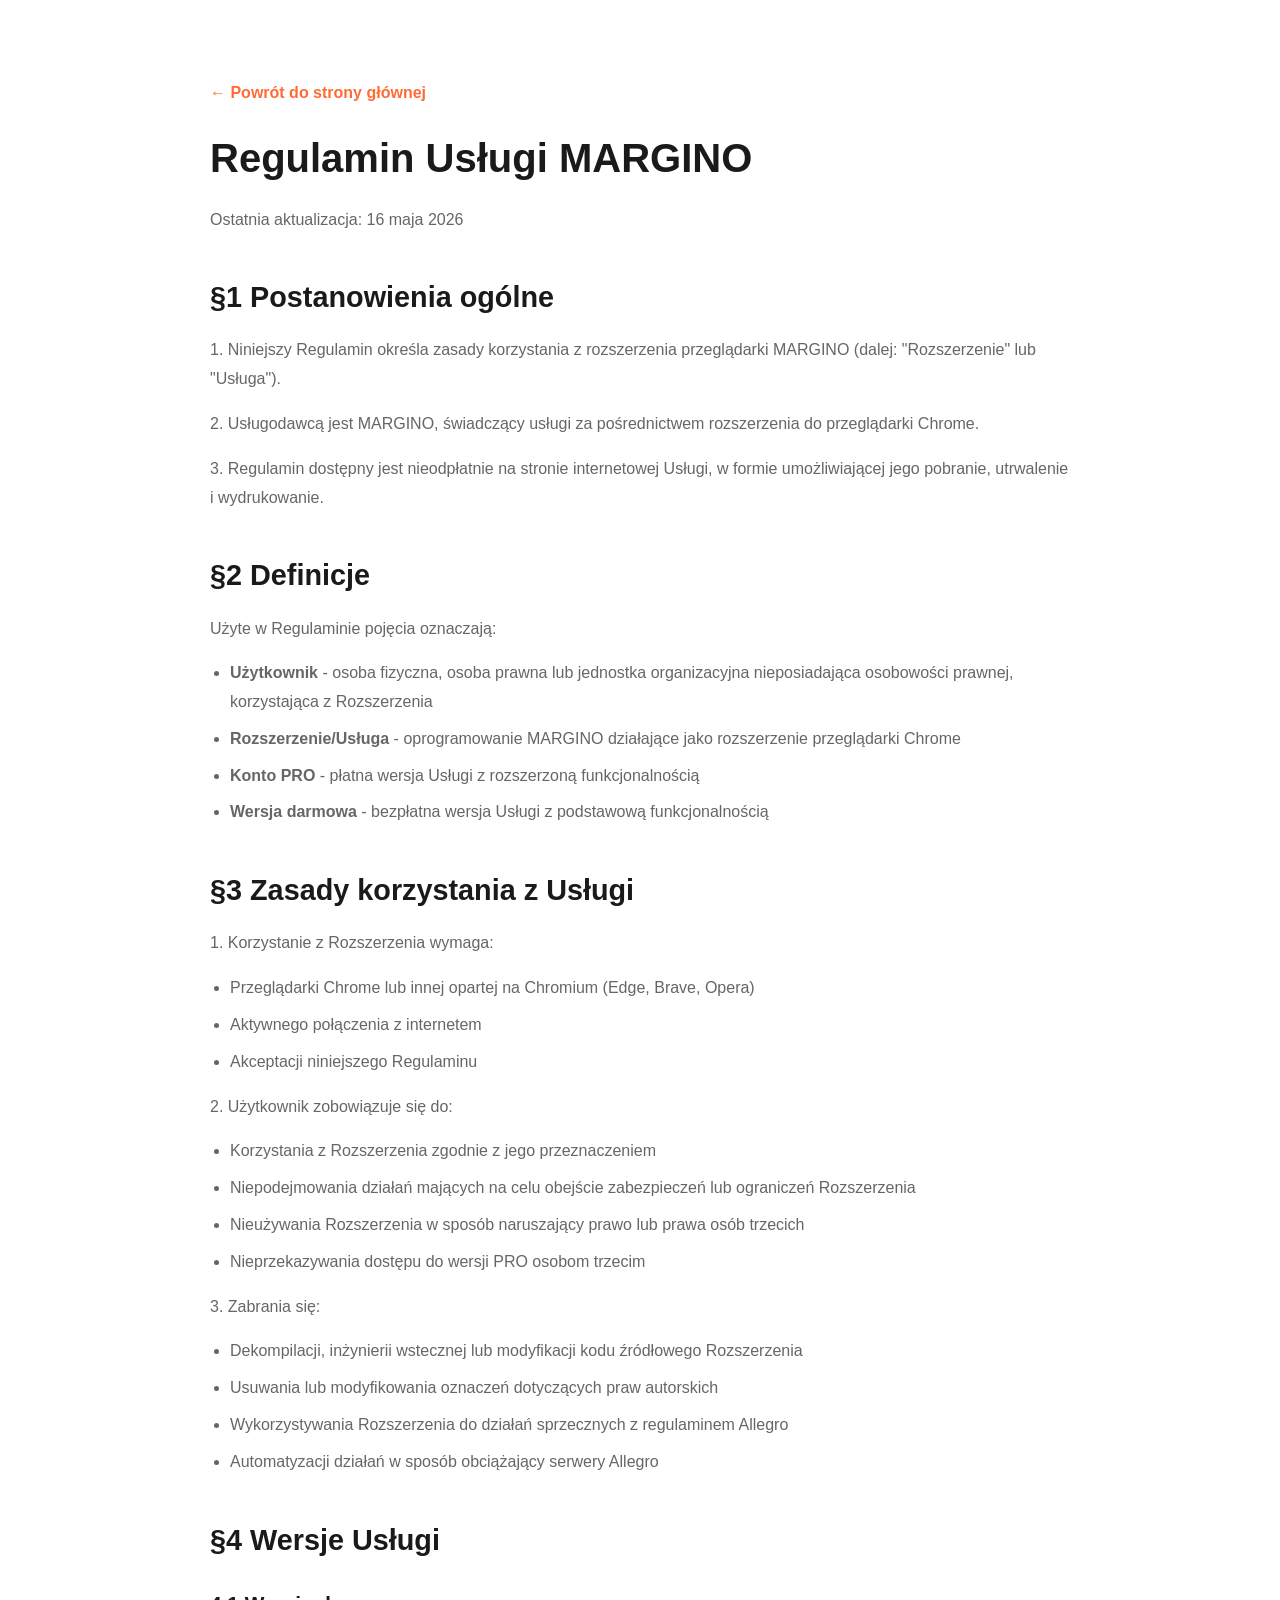
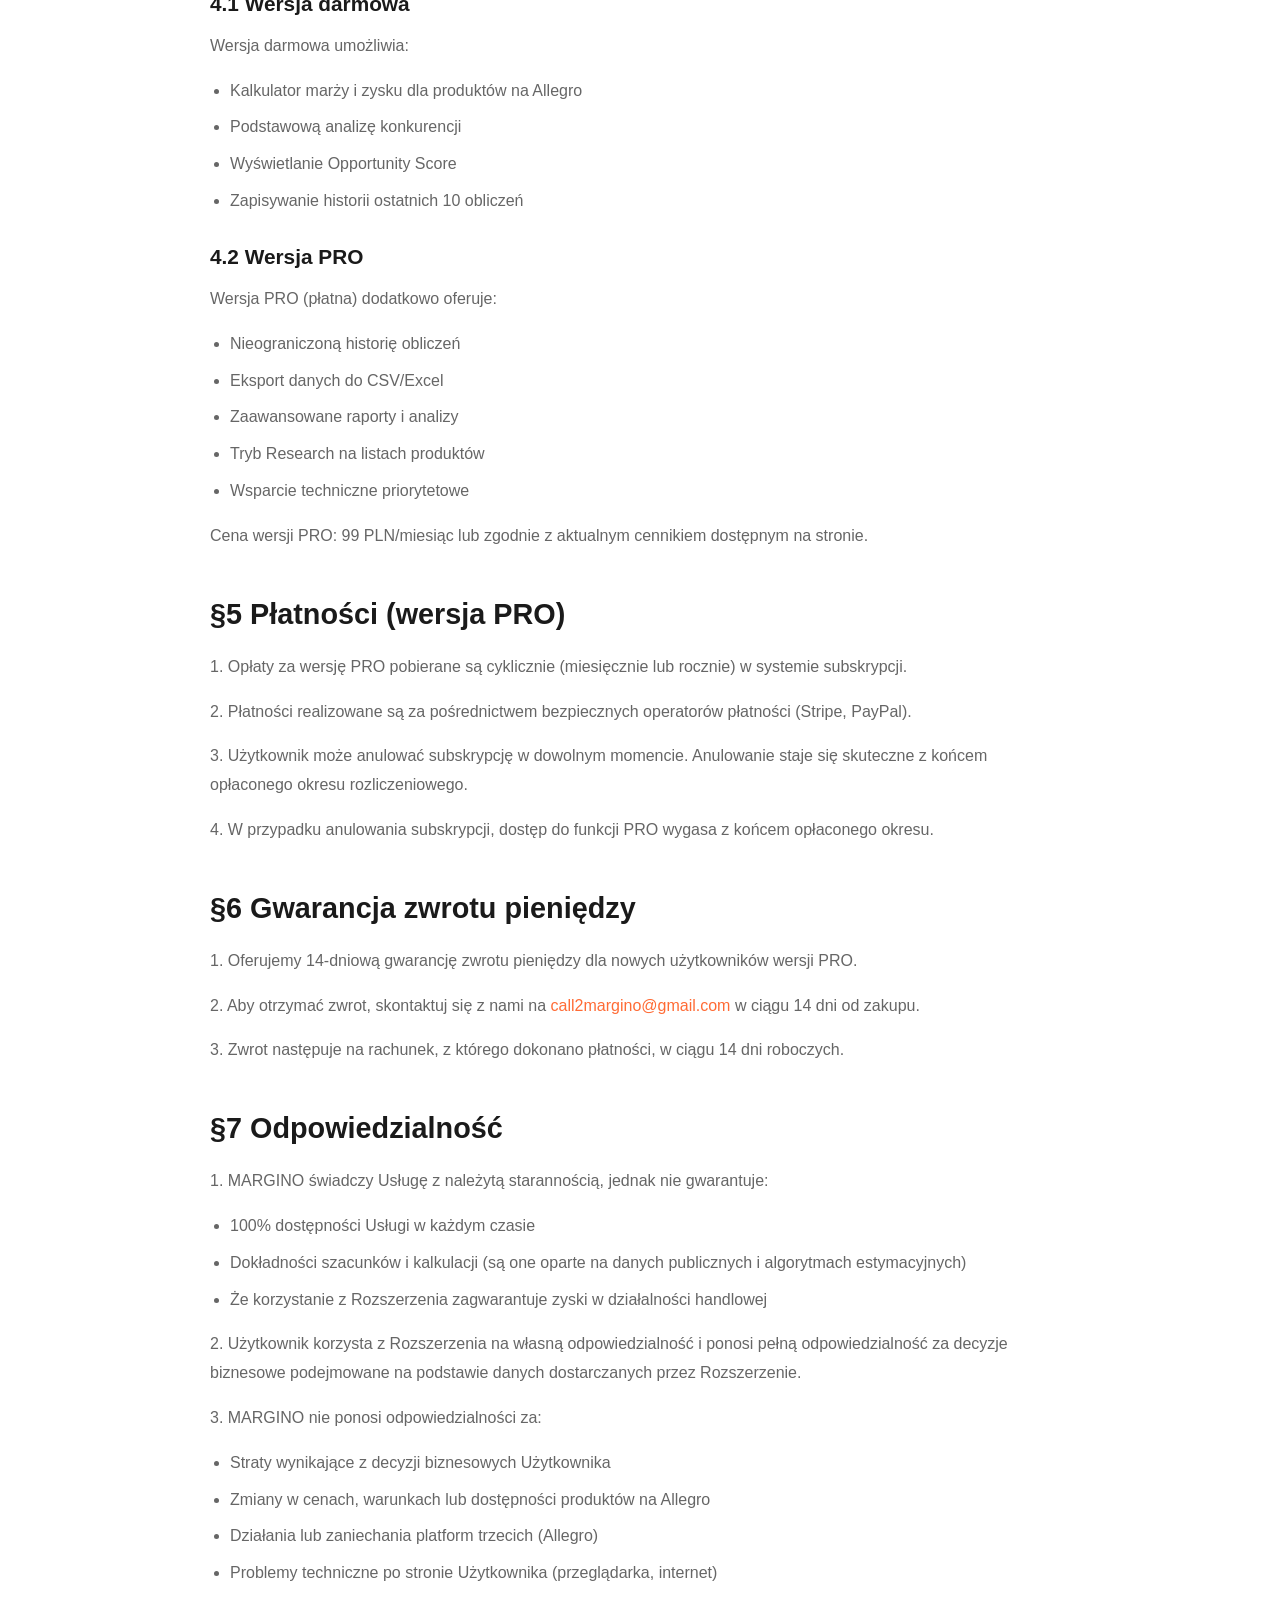
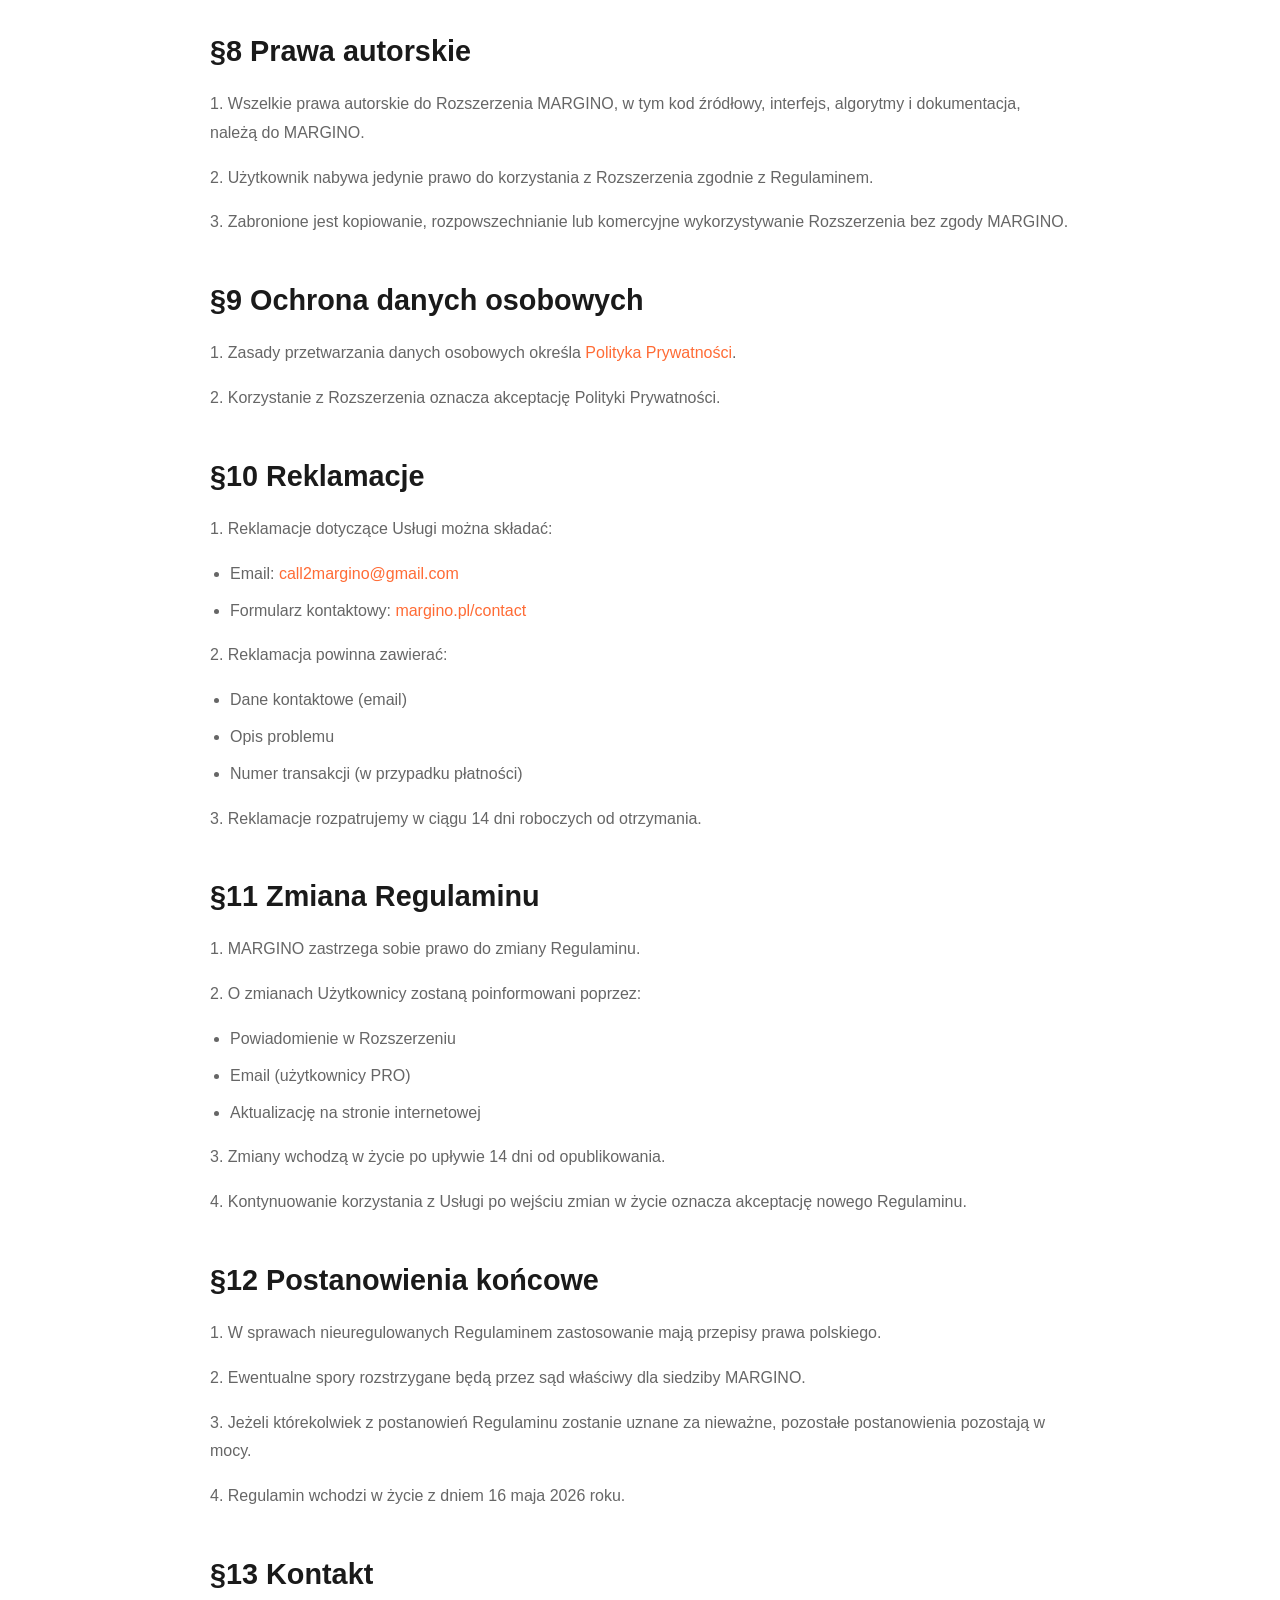
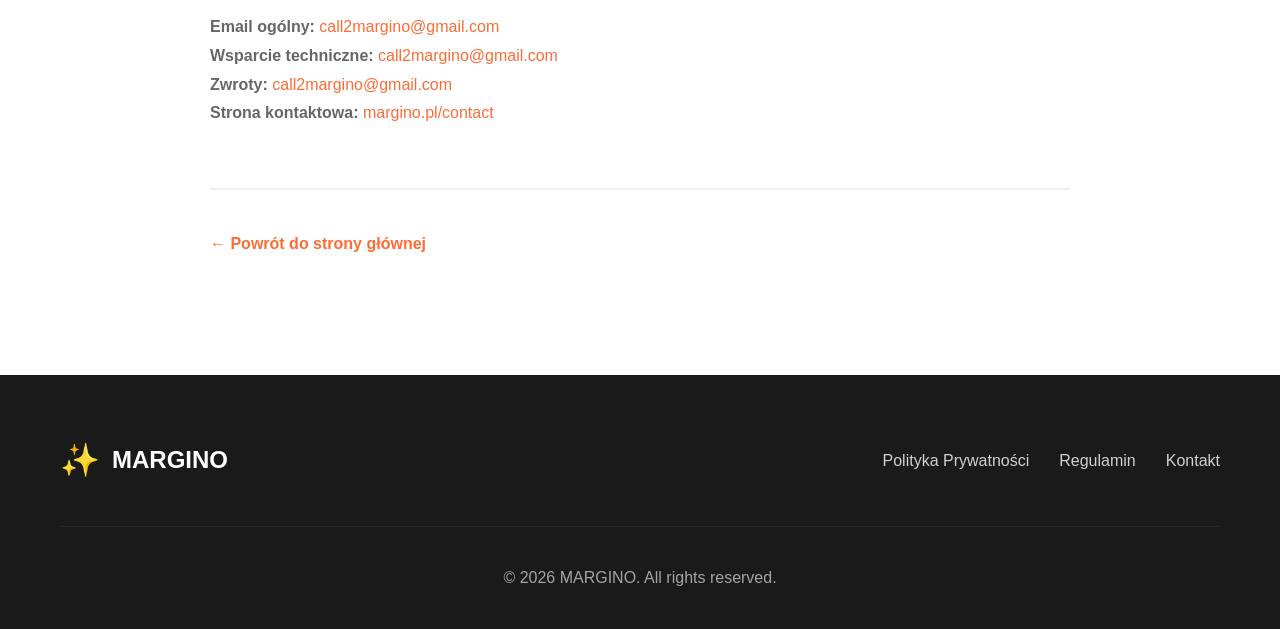
<file: terms.html>
<!DOCTYPE html>
<html lang="pl">
<head>
    <meta charset="UTF-8">
    <meta name="viewport" content="width=device-width, initial-scale=1.0">
    <title>Regulamin - MARGINO</title>
    <link rel="stylesheet" href="style.css">
    <style>
        .legal-page {
            max-width: 900px;
            margin: 0 auto;
            padding: 80px 20px;
        }
        .legal-page h1 {
            font-size: 2.5rem;
            margin-bottom: 16px;
        }
        .legal-page .last-updated {
            color: var(--gray);
            margin-bottom: 40px;
        }
        .legal-page h2 {
            font-size: 1.8rem;
            margin-top: 40px;
            margin-bottom: 16px;
            color: var(--dark);
        }
        .legal-page h3 {
            font-size: 1.3rem;
            margin-top: 24px;
            margin-bottom: 12px;
            color: var(--dark);
        }
        .legal-page p {
            line-height: 1.8;
            color: var(--gray);
            margin-bottom: 16px;
        }
        .legal-page ul, .legal-page ol {
            margin-left: 20px;
            margin-bottom: 16px;
        }
        .legal-page li {
            line-height: 1.8;
            color: var(--gray);
            margin-bottom: 8px;
        }
        .legal-page a {
            color: var(--primary);
            text-decoration: none;
        }
        .legal-page a:hover {
            text-decoration: underline;
        }
        .back-button {
            display: inline-block;
            margin-bottom: 20px;
            color: var(--primary);
            text-decoration: none;
            font-weight: 600;
        }
        .back-button:hover {
            text-decoration: underline;
        }
    </style>
</head>
<body>
    <div class="legal-page">
        <a href="index.html" class="back-button">← Powrót do strony głównej</a>
        
        <h1>Regulamin Usługi MARGINO</h1>
        <p class="last-updated">Ostatnia aktualizacja: 16 maja 2026</p>

        <h2>§1 Postanowienia ogólne</h2>
        
        <p>1. Niniejszy Regulamin określa zasady korzystania z rozszerzenia przeglądarki MARGINO (dalej: "Rozszerzenie" lub "Usługa").</p>
        
        <p>2. Usługodawcą jest MARGINO, świadczący usługi za pośrednictwem rozszerzenia do przeglądarki Chrome.</p>
        
        <p>3. Regulamin dostępny jest nieodpłatnie na stronie internetowej Usługi, w formie umożliwiającej jego pobranie, utrwalenie i wydrukowanie.</p>

        <h2>§2 Definicje</h2>
        
        <p>Użyte w Regulaminie pojęcia oznaczają:</p>
        <ul>
            <li><strong>Użytkownik</strong> - osoba fizyczna, osoba prawna lub jednostka organizacyjna nieposiadająca osobowości prawnej, korzystająca z Rozszerzenia</li>
            <li><strong>Rozszerzenie/Usługa</strong> - oprogramowanie MARGINO działające jako rozszerzenie przeglądarki Chrome</li>
            <li><strong>Konto PRO</strong> - płatna wersja Usługi z rozszerzoną funkcjonalnością</li>
            <li><strong>Wersja darmowa</strong> - bezpłatna wersja Usługi z podstawową funkcjonalnością</li>
        </ul>

        <h2>§3 Zasady korzystania z Usługi</h2>
        
        <p>1. Korzystanie z Rozszerzenia wymaga:</p>
        <ul>
            <li>Przeglądarki Chrome lub innej opartej na Chromium (Edge, Brave, Opera)</li>
            <li>Aktywnego połączenia z internetem</li>
            <li>Akceptacji niniejszego Regulaminu</li>
        </ul>

        <p>2. Użytkownik zobowiązuje się do:</p>
        <ul>
            <li>Korzystania z Rozszerzenia zgodnie z jego przeznaczeniem</li>
            <li>Niepodejmowania działań mających na celu obejście zabezpieczeń lub ograniczeń Rozszerzenia</li>
            <li>Nieużywania Rozszerzenia w sposób naruszający prawo lub prawa osób trzecich</li>
            <li>Nieprzekazywania dostępu do wersji PRO osobom trzecim</li>
        </ul>

        <p>3. Zabrania się:</p>
        <ul>
            <li>Dekompilacji, inżynierii wstecznej lub modyfikacji kodu źródłowego Rozszerzenia</li>
            <li>Usuwania lub modyfikowania oznaczeń dotyczących praw autorskich</li>
            <li>Wykorzystywania Rozszerzenia do działań sprzecznych z regulaminem Allegro</li>
            <li>Automatyzacji działań w sposób obciążający serwery Allegro</li>
        </ul>

        <h2>§4 Wersje Usługi</h2>
        
        <h3>4.1 Wersja darmowa</h3>
        <p>Wersja darmowa umożliwia:</p>
        <ul>
            <li>Kalkulator marży i zysku dla produktów na Allegro</li>
            <li>Podstawową analizę konkurencji</li>
            <li>Wyświetlanie Opportunity Score</li>
            <li>Zapisywanie historii ostatnich 10 obliczeń</li>
        </ul>

        <h3>4.2 Wersja PRO</h3>
        <p>Wersja PRO (płatna) dodatkowo oferuje:</p>
        <ul>
            <li>Nieograniczoną historię obliczeń</li>
            <li>Eksport danych do CSV/Excel</li>
            <li>Zaawansowane raporty i analizy</li>
            <li>Tryb Research na listach produktów</li>
            <li>Wsparcie techniczne priorytetowe</li>
        </ul>

        <p>Cena wersji PRO: 99 PLN/miesiąc lub zgodnie z aktualnym cennikiem dostępnym na stronie.</p>

        <h2>§5 Płatności (wersja PRO)</h2>
        
        <p>1. Opłaty za wersję PRO pobierane są cyklicznie (miesięcznie lub rocznie) w systemie subskrypcji.</p>
        
        <p>2. Płatności realizowane są za pośrednictwem bezpiecznych operatorów płatności (Stripe, PayPal).</p>
        
        <p>3. Użytkownik może anulować subskrypcję w dowolnym momencie. Anulowanie staje się skuteczne z końcem opłaconego okresu rozliczeniowego.</p>
        
        <p>4. W przypadku anulowania subskrypcji, dostęp do funkcji PRO wygasa z końcem opłaconego okresu.</p>

        <h2>§6 Gwarancja zwrotu pieniędzy</h2>
        
        <p>1. Oferujemy 14-dniową gwarancję zwrotu pieniędzy dla nowych użytkowników wersji PRO.</p>
        
        <p>2. Aby otrzymać zwrot, skontaktuj się z nami na <a href="mailto:call2margino@gmail.com">call2margino@gmail.com</a> w ciągu 14 dni od zakupu.</p>
        
        <p>3. Zwrot następuje na rachunek, z którego dokonano płatności, w ciągu 14 dni roboczych.</p>

        <h2>§7 Odpowiedzialność</h2>
        
        <p>1. MARGINO świadczy Usługę z należytą starannością, jednak nie gwarantuje:</p>
        <ul>
            <li>100% dostępności Usługi w każdym czasie</li>
            <li>Dokładności szacunków i kalkulacji (są one oparte na danych publicznych i algorytmach estymacyjnych)</li>
            <li>Że korzystanie z Rozszerzenia zagwarantuje zyski w działalności handlowej</li>
        </ul>

        <p>2. Użytkownik korzysta z Rozszerzenia na własną odpowiedzialność i ponosi pełną odpowiedzialność za decyzje biznesowe podejmowane na podstawie danych dostarczanych przez Rozszerzenie.</p>
        
        <p>3. MARGINO nie ponosi odpowiedzialności za:</p>
        <ul>
            <li>Straty wynikające z decyzji biznesowych Użytkownika</li>
            <li>Zmiany w cenach, warunkach lub dostępności produktów na Allegro</li>
            <li>Działania lub zaniechania platform trzecich (Allegro)</li>
            <li>Problemy techniczne po stronie Użytkownika (przeglądarka, internet)</li>
        </ul>

        <h2>§8 Prawa autorskie</h2>
        
        <p>1. Wszelkie prawa autorskie do Rozszerzenia MARGINO, w tym kod źródłowy, interfejs, algorytmy i dokumentacja, należą do MARGINO.</p>
        
        <p>2. Użytkownik nabywa jedynie prawo do korzystania z Rozszerzenia zgodnie z Regulaminem.</p>
        
        <p>3. Zabronione jest kopiowanie, rozpowszechnianie lub komercyjne wykorzystywanie Rozszerzenia bez zgody MARGINO.</p>

        <h2>§9 Ochrona danych osobowych</h2>
        
        <p>1. Zasady przetwarzania danych osobowych określa <a href="privacy-policy.html">Polityka Prywatności</a>.</p>
        
        <p>2. Korzystanie z Rozszerzenia oznacza akceptację Polityki Prywatności.</p>

        <h2>§10 Reklamacje</h2>
        
        <p>1. Reklamacje dotyczące Usługi można składać:</p>
        <ul>
            <li>Email: <a href="mailto:call2margino@gmail.com">call2margino@gmail.com</a></li>
            <li>Formularz kontaktowy: <a href="contact.html">margino.pl/contact</a></li>
        </ul>

        <p>2. Reklamacja powinna zawierać:</p>
        <ul>
            <li>Dane kontaktowe (email)</li>
            <li>Opis problemu</li>
            <li>Numer transakcji (w przypadku płatności)</li>
        </ul>

        <p>3. Reklamacje rozpatrujemy w ciągu 14 dni roboczych od otrzymania.</p>

        <h2>§11 Zmiana Regulaminu</h2>
        
        <p>1. MARGINO zastrzega sobie prawo do zmiany Regulaminu.</p>
        
        <p>2. O zmianach Użytkownicy zostaną poinformowani poprzez:</p>
        <ul>
            <li>Powiadomienie w Rozszerzeniu</li>
            <li>Email (użytkownicy PRO)</li>
            <li>Aktualizację na stronie internetowej</li>
        </ul>

        <p>3. Zmiany wchodzą w życie po upływie 14 dni od opublikowania.</p>
        
        <p>4. Kontynuowanie korzystania z Usługi po wejściu zmian w życie oznacza akceptację nowego Regulaminu.</p>

        <h2>§12 Postanowienia końcowe</h2>
        
        <p>1. W sprawach nieuregulowanych Regulaminem zastosowanie mają przepisy prawa polskiego.</p>
        
        <p>2. Ewentualne spory rozstrzygane będą przez sąd właściwy dla siedziby MARGINO.</p>
        
        <p>3. Jeżeli którekolwiek z postanowień Regulaminu zostanie uznane za nieważne, pozostałe postanowienia pozostają w mocy.</p>
        
        <p>4. Regulamin wchodzi w życie z dniem 16 maja 2026 roku.</p>

        <h2>§13 Kontakt</h2>
        
        <p>
            <strong>Email ogólny:</strong> <a href="mailto:call2margino@gmail.com">call2margino@gmail.com</a><br>
            <strong>Wsparcie techniczne:</strong> <a href="mailto:call2margino@gmail.com">call2margino@gmail.com</a><br>
            <strong>Zwroty:</strong> <a href="mailto:call2margino@gmail.com">call2margino@gmail.com</a><br>
            <strong>Strona kontaktowa:</strong> <a href="contact.html">margino.pl/contact</a>
        </p>

        <div style="margin-top: 60px; padding-top: 40px; border-top: 2px solid #f0f0f0;">
            <p><a href="index.html" class="back-button">← Powrót do strony głównej</a></p>
        </div>
    </div>

    <footer class="footer">
        <div class="container">
            <div class="footer-content">
                <div class="footer-logo">
                    <span class="logo-icon">✨</span>
                    <span class="logo-text">MARGINO</span>
                </div>
                <div class="footer-links">
                    <a href="privacy-policy.html">Polityka Prywatności</a>
                    <a href="terms.html">Regulamin</a>
                    <a href="contact.html">Kontakt</a>
                </div>
            </div>
            <div class="footer-bottom">
                <p>© 2026 MARGINO. All rights reserved.</p>
            </div>
        </div>
    </footer>
</body>
</html>
</file>
<file: style.css>
* {
    margin: 0;
    padding: 0;
    box-sizing: border-box;
}

html, body {
    overflow-x: hidden;
    max-width: 100%;
}

:root {
    --primary: #FF6B35;
    --primary-dark: #E85A28;
    --primary-light: #FF8C61;
    --dark: #1a1a1a;
    --gray: #666;
    --light-gray: #f5f5f5;
    --white: #ffffff;
}

body {
    font-family: -apple-system, BlinkMacSystemFont, 'Segoe UI', 'Roboto', sans-serif;
    line-height: 1.6;
    color: var(--dark);
}

.container {
    max-width: 1200px;
    margin: 0 auto;
    padding: 0 20px;
}

/* HERO SECTION */
.hero {
    background: linear-gradient(135deg, #fff 0%, #f9f9f9 100%);
    padding: 80px 0;
}

.hero-content {
    display: grid;
    grid-template-columns: 1fr 1fr;
    gap: 60px;
    align-items: center;
}

.hero h1 {
    font-size: 3.5rem;
    font-weight: 800;
    line-height: 1.1;
    margin-bottom: 24px;
    color: var(--dark);
}

.highlight {
    color: var(--primary);
}

.hero-description {
    font-size: 1.25rem;
    color: var(--gray);
    margin-bottom: 32px;
    line-height: 1.8;
}

.cta-button {
    display: inline-block;
    background: var(--primary);
    color: white;
    padding: 18px 40px;
    font-size: 1.1rem;
    font-weight: 600;
    border-radius: 12px;
    text-decoration: none;
    transition: all 0.3s;
    box-shadow: 0 4px 20px rgba(255, 107, 53, 0.3);
}

.cta-button:hover {
    background: var(--primary-dark);
    transform: translateY(-2px);
    box-shadow: 0 6px 30px rgba(255, 107, 53, 0.4);
}

.language-buttons {
    display: flex;
    flex-direction: row;
    justify-content: center;
    align-items: center;
    gap: 20px;
    flex-wrap: wrap;
    max-width: 700px;
    margin: 0 auto;
}

.language-buttons .cta-button {
    width: auto;
    text-align: center;
    padding: 18px 40px;
}

.cta-pl {
    background: var(--primary);
}

.cta-en {
    background: #2563eb;
}

.cta-en:hover {
    background: #1d4ed8;
}

@media (max-width: 768px) {
    .language-buttons {
        grid-template-columns: 1fr;
        max-width: 100%;
    }
}

.cta-subtext {
    color: var(--gray);
    font-size: 0.9rem;
    margin-top: 12px;
}

/* CALCULATOR PREVIEW */
.calculator-preview {
    background: white;
    border-radius: 16px;
    box-shadow: 0 10px 60px rgba(0,0,0,0.1);
    overflow: hidden;
    width: 100%;
}

.calc-header {
    background: linear-gradient(135deg, var(--primary) 0%, var(--primary-light) 100%);
    color: white;
    padding: 16px 20px;
    display: flex;
    align-items: center;
    gap: 10px;
    font-size: 0.9rem;
    flex-wrap: wrap;
}

.calc-icon {
    font-size: 1.2rem;
    flex-shrink: 0;
}

.calc-badge {
    margin-left: auto;
    background: rgba(255,255,255,0.2);
    padding: 4px 10px;
    border-radius: 20px;
    font-size: 0.8rem;
    white-space: nowrap;
}

.calc-body {
    padding: 24px;
}

.calc-row {
    display: flex;
    justify-content: space-between;
    padding: 12px 0;
    border-bottom: 1px solid #f0f0f0;
}

.calc-value {
    font-weight: 600;
}

.negative {
    color: #ff4444;
}

.calc-total {
    display: flex;
    justify-content: space-between;
    padding: 20px 0;
    font-weight: 700;
    font-size: 1.1rem;
}

.calc-profit {
    color: var(--primary);
    font-size: 1.5rem;
}

.calc-actions {
    display: grid;
    grid-template-columns: 1fr 1fr;
    gap: 12px;
    margin-top: 20px;
}

.calc-btn-secondary {
    padding: 12px;
    border: 2px solid #e0e0e0;
    background: white;
    border-radius: 8px;
    font-weight: 600;
    cursor: pointer;
}

.calc-btn-primary {
    padding: 12px;
    background: var(--primary);
    color: white;
    border: none;
    border-radius: 8px;
    font-weight: 600;
    cursor: pointer;
}

/* OLD WAY SECTION */
.old-way {
    padding: 80px 0;
    background: var(--light-gray);
}

.old-way h2 {
    text-align: center;
    font-size: 2.5rem;
    margin-bottom: 60px;
}

.pain-points {
    display: grid;
    grid-template-columns: repeat(3, 1fr);
    gap: 30px;
    margin-bottom: 40px;
}

.pain-card {
    background: white;
    padding: 40px 30px;
    border-radius: 16px;
    text-align: center;
}

.pain-icon {
    font-size: 3rem;
    margin-bottom: 20px;
}

.pain-card h3 {
    font-size: 1.3rem;
    margin-bottom: 16px;
}

.pain-card p {
    color: var(--gray);
    line-height: 1.8;
}

.solution-badge {
    background: linear-gradient(135deg, var(--primary) 0%, var(--primary-light) 100%);
    color: white;
    text-align: center;
    padding: 20px;
    border-radius: 50px;
    font-weight: 600;
    font-size: 1.2rem;
    max-width: 500px;
    margin: 0 auto;
}

/* HOW IT WORKS */
.how-it-works {
    padding: 80px 0;
}

.how-it-works h2 {
    text-align: center;
    font-size: 2.5rem;
    margin-bottom: 16px;
}

.section-subtitle {
    text-align: center;
    font-size: 1.2rem;
    color: var(--gray);
    margin-bottom: 60px;
}

.steps {
    display: grid;
    grid-template-columns: repeat(3, 1fr);
    gap: 40px;
}

.step {
    text-align: center;
}

.step-number {
    width: 60px;
    height: 60px;
    background: var(--primary);
    color: white;
    border-radius: 50%;
    display: flex;
    align-items: center;
    justify-content: center;
    font-size: 1.5rem;
    font-weight: 700;
    margin: 0 auto 24px;
}

.step h3 {
    font-size: 1.4rem;
    margin-bottom: 12px;
}

.step p {
    color: var(--gray);
    line-height: 1.8;
}

/* FEATURES */
.features {
    padding: 80px 0;
    background: var(--light-gray);
}

.features h2 {
    text-align: center;
    font-size: 2.5rem;
    margin-bottom: 16px;
}

.features-grid {
    display: grid;
    grid-template-columns: repeat(3, 1fr);
    gap: 30px;
}

.feature-card {
    background: white;
    padding: 40px 30px;
    border-radius: 16px;
    transition: transform 0.3s;
}

.feature-card:hover {
    transform: translateY(-5px);
}

.feature-icon {
    font-size: 2.5rem;
    margin-bottom: 20px;
}

.feature-card h3 {
    font-size: 1.3rem;
    margin-bottom: 12px;
}

.feature-card p {
    color: var(--gray);
    line-height: 1.8;
}

/* OPPORTUNITY SECTION */
.opportunity-section {
    padding: 80px 0;
}

.opportunity-section h2 {
    text-align: center;
    font-size: 2.5rem;
    margin-bottom: 16px;
}

.opportunity-content {
    display: grid;
    grid-template-columns: 1fr 1fr;
    gap: 60px;
    margin-top: 60px;
}

.score-card {
    background: white;
    border: 2px solid #f0f0f0;
    padding: 20px 24px;
    border-radius: 12px;
    margin-bottom: 16px;
    display: flex;
    justify-content: space-between;
    align-items: center;
}

.score-label {
    font-weight: 600;
    font-size: 1.1rem;
}

.score-range {
    color: var(--gray);
    font-size: 0.95rem;
}

.opportunity-right {
    display: flex;
    align-items: center;
    justify-content: center;
}

.score-circle {
    position: relative;
    width: 300px;
    height: 300px;
}

.score-circle svg {
    width: 100%;
    height: 100%;
}

.score-number {
    position: absolute;
    top: 50%;
    left: 50%;
    transform: translate(-50%, -60%);
    font-size: 4rem;
    font-weight: 800;
    color: var(--primary);
}

.score-text {
    position: absolute;
    top: 60%;
    left: 50%;
    transform: translateX(-50%);
    font-size: 1rem;
    color: var(--gray);
    letter-spacing: 2px;
}

/* SOCIAL PROOF */
.social-proof {
    padding: 80px 0;
    background: var(--primary);
    color: white;
}

.social-proof h2 {
    text-align: center;
    font-size: 2.5rem;
    margin-bottom: 60px;
}

.testimonials {
    display: grid;
    grid-template-columns: repeat(3, 1fr);
    gap: 30px;
    margin-bottom: 60px;
}

.testimonial {
    background: rgba(255,255,255,0.1);
    padding: 40px 30px;
    border-radius: 16px;
}

.stars {
    font-size: 1.2rem;
    margin-bottom: 20px;
}

.testimonial p {
    font-size: 1.05rem;
    line-height: 1.8;
    margin-bottom: 24px;
}

.author {
    font-size: 0.95rem;
    opacity: 0.9;
}

.stats {
    display: grid;
    grid-template-columns: repeat(4, 1fr);
    gap: 40px;
    text-align: center;
}

.stat-number {
    font-size: 3rem;
    font-weight: 800;
    margin-bottom: 8px;
}

.stat-label {
    font-size: 0.85rem;
    opacity: 0.9;
    letter-spacing: 1px;
}

/* FAQ */
.faq {
    padding: 80px 0;
}

.faq h2 {
    text-align: center;
    font-size: 2.5rem;
    margin-bottom: 60px;
}

.faq-list {
    max-width: 800px;
    margin: 0 auto;
}

.faq-item {
    background: white;
    border: 2px solid #f0f0f0;
    padding: 0;
    border-radius: 12px;
    margin-bottom: 16px;
    cursor: pointer;
    transition: all 0.3s;
    overflow: hidden;
}

.faq-item:hover {
    border-color: var(--primary);
}

.faq-item.active {
    border-color: var(--primary);
}

.faq-question {
    font-weight: 600;
    font-size: 1.1rem;
    padding: 24px 30px;
    display: flex;
    justify-content: space-between;
    align-items: center;
    user-select: none;
}

.faq-arrow {
    transition: transform 0.3s;
    color: var(--primary);
}

.faq-item.active .faq-arrow {
    transform: rotate(180deg);
}

.faq-answer {
    max-height: 0;
    overflow: hidden;
    transition: max-height 0.3s ease-out;
    padding: 0 30px;
}

.faq-item.active .faq-answer {
    max-height: 500px;
    padding: 0 30px 24px;
}

.faq-answer p {
    color: var(--gray);
    line-height: 1.8;
    margin: 0;
}

.faq-answer a {
    color: var(--primary);
    text-decoration: none;
}

.faq-answer a:hover {
    text-decoration: underline;
}

/* FOOTER CTA */
.footer-cta {
    padding: 80px 0;
    background: var(--light-gray);
    text-align: center;
}

.footer-cta h2 {
    font-size: 2.5rem;
    margin-bottom: 16px;
}

.footer-cta p {
    font-size: 1.2rem;
    color: var(--gray);
    margin-bottom: 32px;
}

/* FOOTER */
.footer {
    background: var(--dark);
    color: white;
    padding: 60px 0 30px;
}

.footer-content {
    display: flex;
    justify-content: space-between;
    align-items: center;
    margin-bottom: 40px;
}

.footer-logo {
    display: flex;
    align-items: center;
    gap: 12px;
    font-size: 1.5rem;
    font-weight: 700;
}

.logo-icon {
    font-size: 2rem;
}

.footer-links {
    display: flex;
    gap: 30px;
    flex-wrap: wrap;
}

.footer-links a {
    color: white;
    text-decoration: none;
    opacity: 0.8;
    transition: opacity 0.3s;
}

.footer-links a:hover {
    opacity: 1;
}

.footer-bottom {
    text-align: center;
    padding-top: 30px;
    border-top: 1px solid rgba(255,255,255,0.1);
    opacity: 0.6;
}

.footer-bottom p {
    margin: 8px 0;
}

/* RESPONSIVE */
@media (max-width: 968px) {
    .hero-content {
        grid-template-columns: 1fr;
        gap: 40px;
    }

    .hero h1 {
        font-size: 2.5rem;
    }

    .pain-points,
    .steps,
    .features-grid,
    .testimonials {
        grid-template-columns: 1fr;
    }

    .opportunity-content {
        grid-template-columns: 1fr;
    }

    .stats {
        grid-template-columns: repeat(2, 1fr);
    }
}

@media (max-width: 600px) {
    .hero {
        padding: 48px 0;
    }

    .hero h1 {
        font-size: 2rem;
    }

    .hero-description {
        font-size: 1rem;
    }

    .cta-button {
        display: block;
        text-align: center;
        padding: 16px 24px;
        font-size: 1rem;
    }

    .calculator-preview {
        max-width: 100%;
    }

    .calc-header {
        font-size: 0.82rem;
        padding: 12px 14px;
        gap: 8px;
    }

    .calc-badge {
        font-size: 0.75rem;
        padding: 3px 8px;
        margin-left: 0;
        width: 100%;
        text-align: center;
    }

    .calc-body {
        padding: 16px;
    }

    .calc-row {
        font-size: 0.9rem;
    }

    .calc-actions {
        grid-template-columns: 1fr;
    }

    .old-way h2,
    .how-it-works h2,
    .features h2,
    .opportunity-section h2,
    .social-proof h2,
    .faq h2,
    .footer-cta h2 {
        font-size: 1.8rem;
    }

    .section-subtitle {
        font-size: 1rem;
    }

    .solution-badge {
        font-size: 1rem;
        border-radius: 16px;
    }

    .score-circle {
        width: 220px;
        height: 220px;
    }

    .score-number {
        font-size: 3rem;
    }

    .stats {
        grid-template-columns: repeat(2, 1fr);
        gap: 24px;
    }

    .stat-number {
        font-size: 2rem;
    }

    .footer-content {
        flex-direction: column;
        gap: 24px;
        text-align: center;
    }

    .footer-links {
        justify-content: center;
        gap: 16px;
    }
}
</file>
